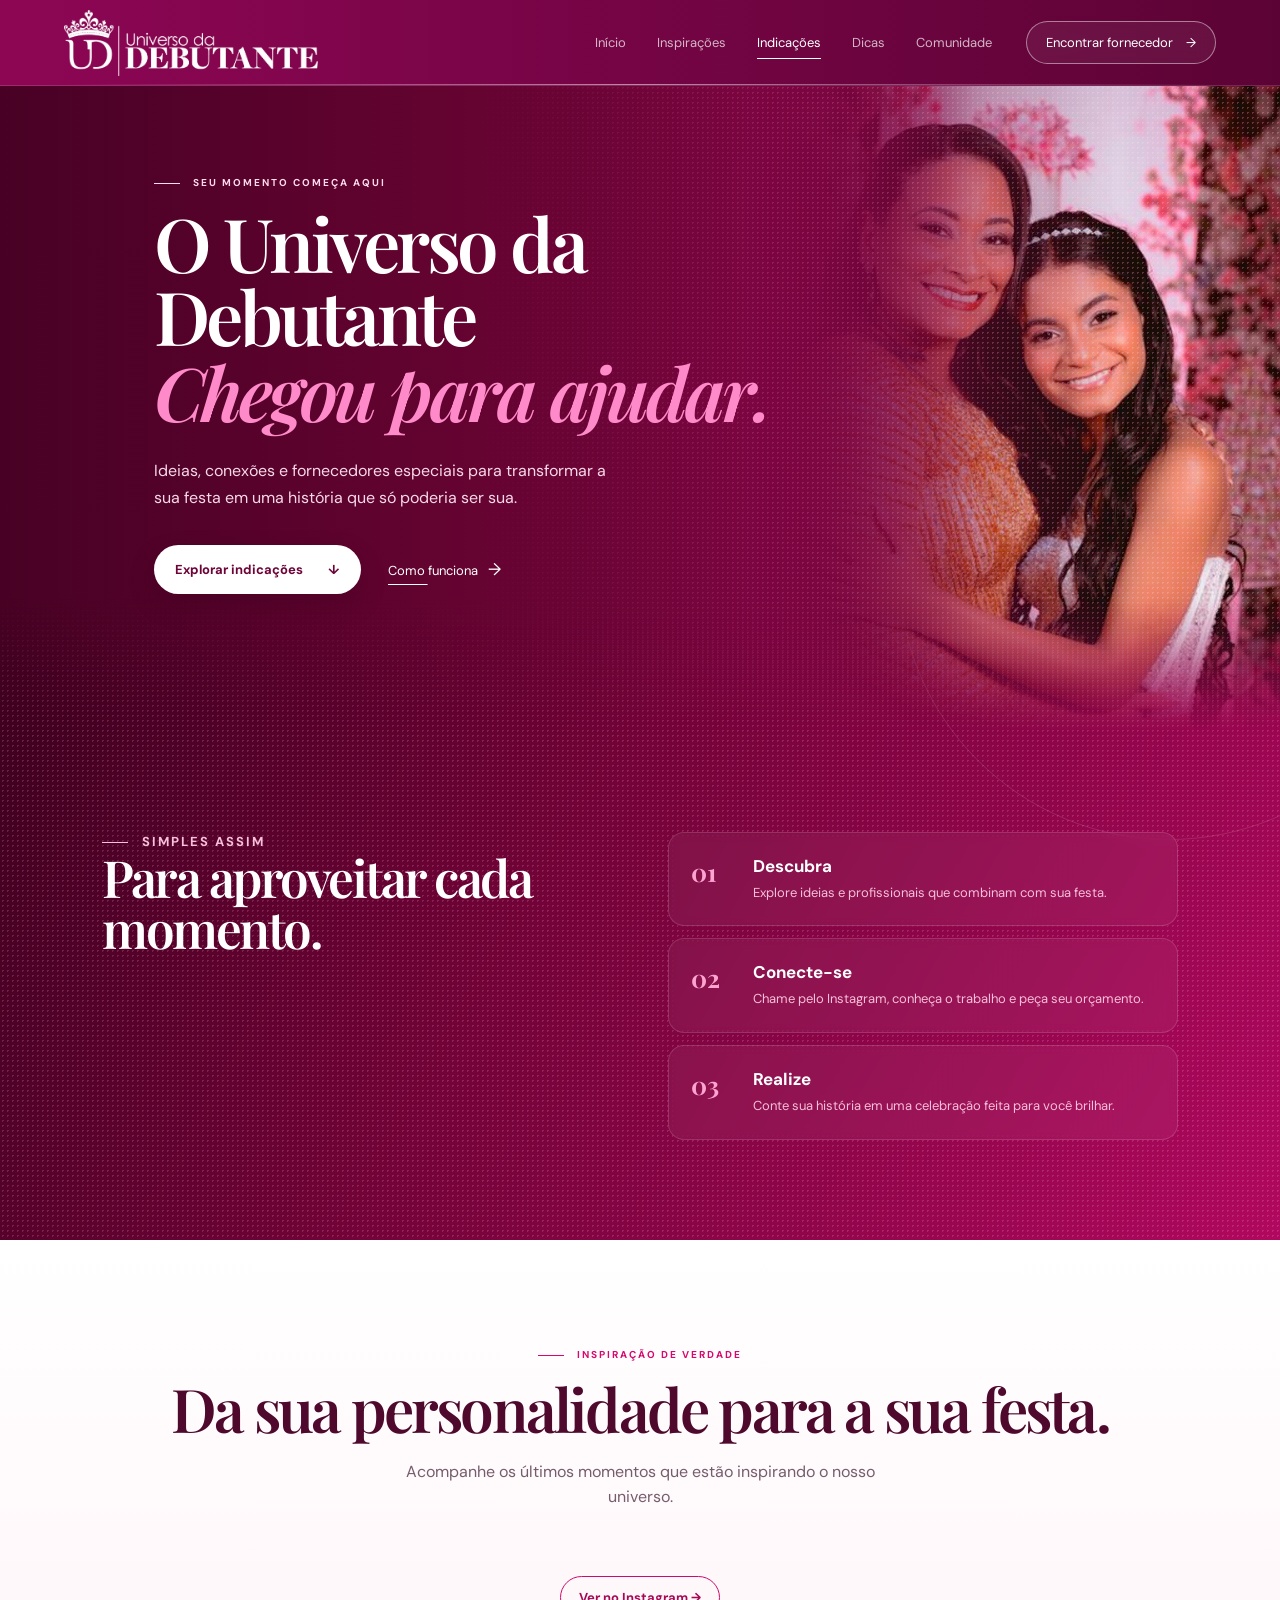
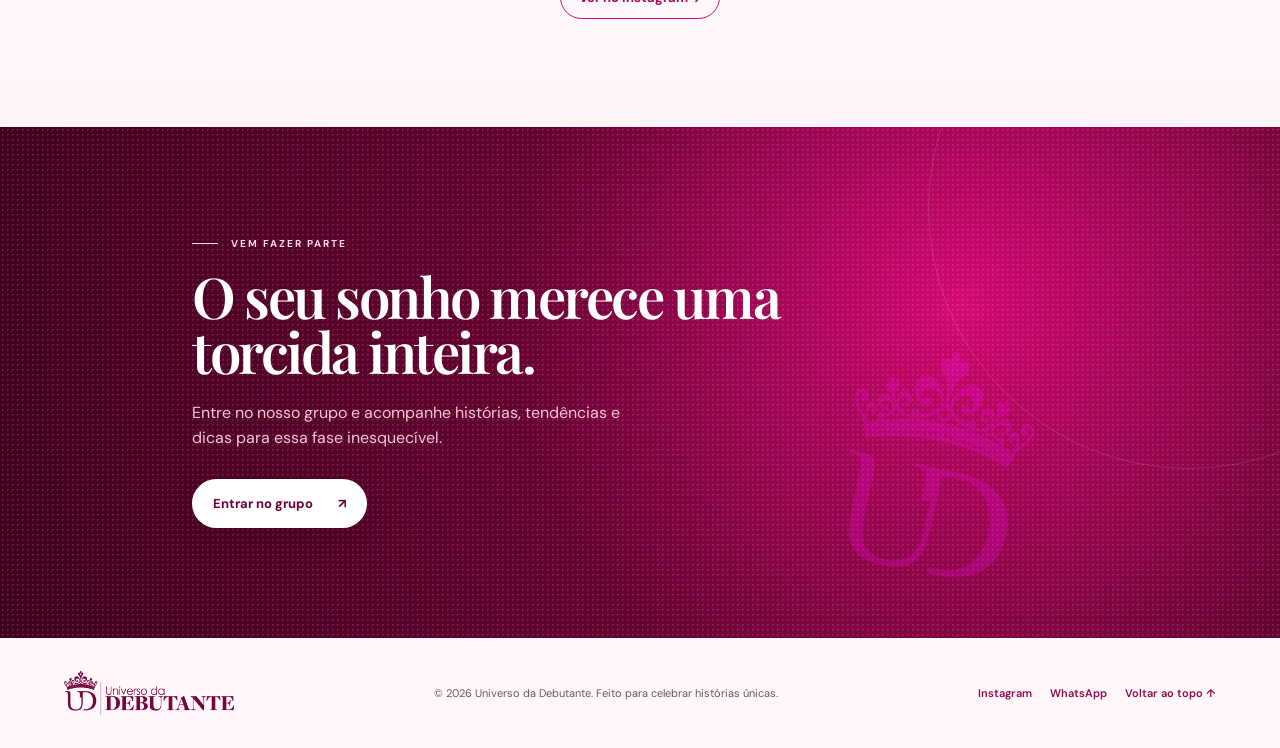
<file: index.html>
<!doctype html>
<html lang="pt-BR">
  <head>
    <meta charset="UTF-8" />
    <meta name="viewport" content="width=device-width, initial-scale=1.0" />
    <meta name="description" content="O lugar para planejar, celebrar e viver seus 15 anos." />
    <link rel="icon" type="image/png" href="assets/brand/ud-symbol.png" />
    <title>Universo da Debutante | Seus 15 do seu jeito</title>
    <link rel="preconnect" href="https://fonts.googleapis.com" />
    <link rel="preconnect" href="https://fonts.gstatic.com" crossorigin />
    <link href="https://fonts.googleapis.com/css2?family=DM+Sans:wght@400;500;600;700&family=Playfair+Display:ital,wght@0,600;0,700;1,600&display=swap" rel="stylesheet" />
    <link rel="stylesheet" href="style.css?v=2" />
    <link rel="stylesheet" href="cards.css" />
    <link rel="stylesheet" href="logos.css" />
    <link rel="stylesheet" href="card-refinement.css" />
    <link rel="stylesheet" href="card-fix.css" />
    <link rel="stylesheet" href="brand-logo.css?v=2" />
    <link rel="stylesheet" href="hero-photo.css" />
    <link rel="stylesheet" href="hero-photo-refinement.css" />
    <link rel="stylesheet" href="hero-photo-blend.css" />
    <link rel="stylesheet" href="supplier-seals.css?v=4" />
    <link rel="stylesheet" href="enhancements.css?v=1" />
    <link rel="stylesheet" href="modern.css?v=1" />
    <link rel="stylesheet" href="access-gate.css?v=2" />
    <link rel="stylesheet" href="mobile-fix.css?v=2" />
    <link rel="stylesheet" href="hero-photo-fade.css?v=2" />
  </head>
  <body>
    <header class="topbar">
      <a class="brand brand-image" href="#inicio" aria-label="Universo da Debutante - início"><img src="assets/brand/logo-header.png" alt="Universo da Debutante" /></a>
      <button class="menu-button" aria-label="Abrir menu" aria-expanded="false">☰</button>
      <nav aria-label="Navegação principal">
        <a href="#inicio">Início</a><a href="#inspiracoes">Inspirações</a><a class="active" href="#indicacoes">Indicações</a><a href="dicas.html">Dicas</a><a href="#comunidade">Comunidade</a>
      </nav>
      <a class="header-cta" href="#indicacoes">Encontrar fornecedor <span>→</span></a>
    </header>

    <main>
      <section id="inicio" class="hero">
        <div class="hero-glow glow-one"></div><div class="hero-glow glow-two"></div>
        <div class="hero-copy">
          <p class="eyebrow" data-text="Selo acima do título"><span></span> seu momento começa aqui</p>
          <h1><span data-text="Título principal">O Universo da Debutante</span> <em data-text="Destaque do título">Chegou para ajudar.</em></h1>
          <p class="hero-text" data-text="Subtítulo">Ideias, conexões e fornecedores especiais para transformar a sua festa em uma história que só poderia ser sua.</p>
          <div class="hero-actions"><a class="button button-light" href="#indicacoes" data-text="Botão principal">Explorar indicações <span>↓</span></a><a class="text-link" href="#como-funciona" data-text="Link secundário">Como funciona <span>→</span></a></div>
        </div>
        <div class="hero-photo" role="img" aria-label="Debutante em sua celebração de 15 anos"></div>
      </section>

      <section id="indicacoes" class="directory section">
        <div class="section-heading"><p class="eyebrow pink" data-text="Selo indicações"><span></span> indicações especiais</p><h2 data-text="Título de indicações">Seu Dream Team começa aqui.</h2></div>
        <p class="section-intro" data-text="Subtítulo de indicações">Uma curadoria feita com o carinho de quem sabe que cada detalhe importa no seu grande dia.</p>
        <div class="directory-tools">
          <label class="search"><span>⌕</span><input id="search" type="search" data-placeholder="Texto de busca" placeholder="Busque por serviço ou fornecedor" /></label>
          <div class="filter-wrap"><button id="filterToggle" class="filter-button" type="button" aria-expanded="false">Filtrar <span>⌄</span></button><div id="filters" class="filters" aria-label="Filtros de categorias"></div></div>
        </div>
        <div class="results-bar"><span id="resultCount">0 fornecedores encontrados</span><button id="clearFilters" type="button">Limpar filtros</button></div>
        <div id="supplierGrid" class="supplier-grid"></div>
        <div id="emptyState" class="empty-state" hidden><span>♡</span><h3>Nenhum fornecedor por aqui</h3><p>Tente outra busca ou retire os filtros.</p></div>
      </section>

      <section id="como-funciona" class="how section-dark">
        <div><p class="eyebrow" data-text="Selo como funciona"><span></span> simples assim</p><h2 data-text="Título como funciona">Para aproveitar cada momento.</h2></div>
        <ol><li><b>01</b><div><h3 data-text="Passo 1 título">Descubra</h3><p data-text="Passo 1 texto">Explore ideias e profissionais que combinam com sua festa.</p></div></li><li><b>02</b><div><h3 data-text="Passo 2 título">Conecte-se</h3><p data-text="Passo 2 texto">Chame pelo Instagram, conheça o trabalho e peça seu orçamento.</p></div></li><li><b>03</b><div><h3 data-text="Passo 3 título">Realize</h3><p data-text="Passo 3 texto">Conte sua história em uma celebração feita para você brilhar.</p></div></li></ol>
      </section>

      <section id="inspiracoes" class="inspiration section"><p class="eyebrow pink" data-text="Selo inspirações"><span></span> inspiração de verdade</p><h2 data-text="Título inspirações">Da sua personalidade para a sua festa.</h2><p class="instagram-note" data-text="Texto inspirações">Acompanhe os últimos momentos que estão inspirando o nosso universo.</p><div id="instagramFeed" class="instagram-feed" aria-live="polite"></div><a class="instagram-follow" data-link="Instagram URL" href="https://instagram.com/universodadebutante" target="_blank" rel="noreferrer" data-text="Botão inspirações">Ver no Instagram →</a></section>

      <section id="comunidade" class="community"><div><p class="eyebrow" data-text="Selo comunidade"><span></span> vem fazer parte</p><h2 data-text="Título comunidade">O seu sonho merece uma torcida inteira.</h2><p data-text="Texto comunidade">Entre no nosso grupo e acompanhe histórias, tendências e dicas para essa fase inesquecível.</p><a class="button button-light" data-link="Link do grupo" href="https://chat.whatsapp.com/KUmp4EJz16D79jWaVx7EZL" target="_blank" rel="noreferrer" data-text="Botão comunidade">Entrar no grupo <span>↗</span></a></div><div class="community-mark"><img src="assets/brand/ud-symbol.png" alt="UD" /></div></section>
    </main>
    <footer><a class="brand brand-image-footer" href="#inicio"><img src="assets/brand/logo-dark.png" alt="Universo da Debutante" /></a><p data-text="Texto rodapé">© 2026 Universo da Debutante. Feito para celebrar histórias únicas.</p><div class="footer-contact"><a data-link="Instagram URL" href="https://instagram.com/universodadebutante" target="_blank" rel="noreferrer">Instagram</a><a data-link="WhatsApp contato" href="#" target="_blank" rel="noreferrer">WhatsApp</a><a href="#inicio" data-text="Voltar ao topo">Voltar ao topo ↑</a></div></footer>
    <script src="instagram-assets.js?v=1"></script>
    <script src="script.js?v=24"></script>
    <script src="visual-assets.js?v=6"></script>
  </body>
</html>
</file>
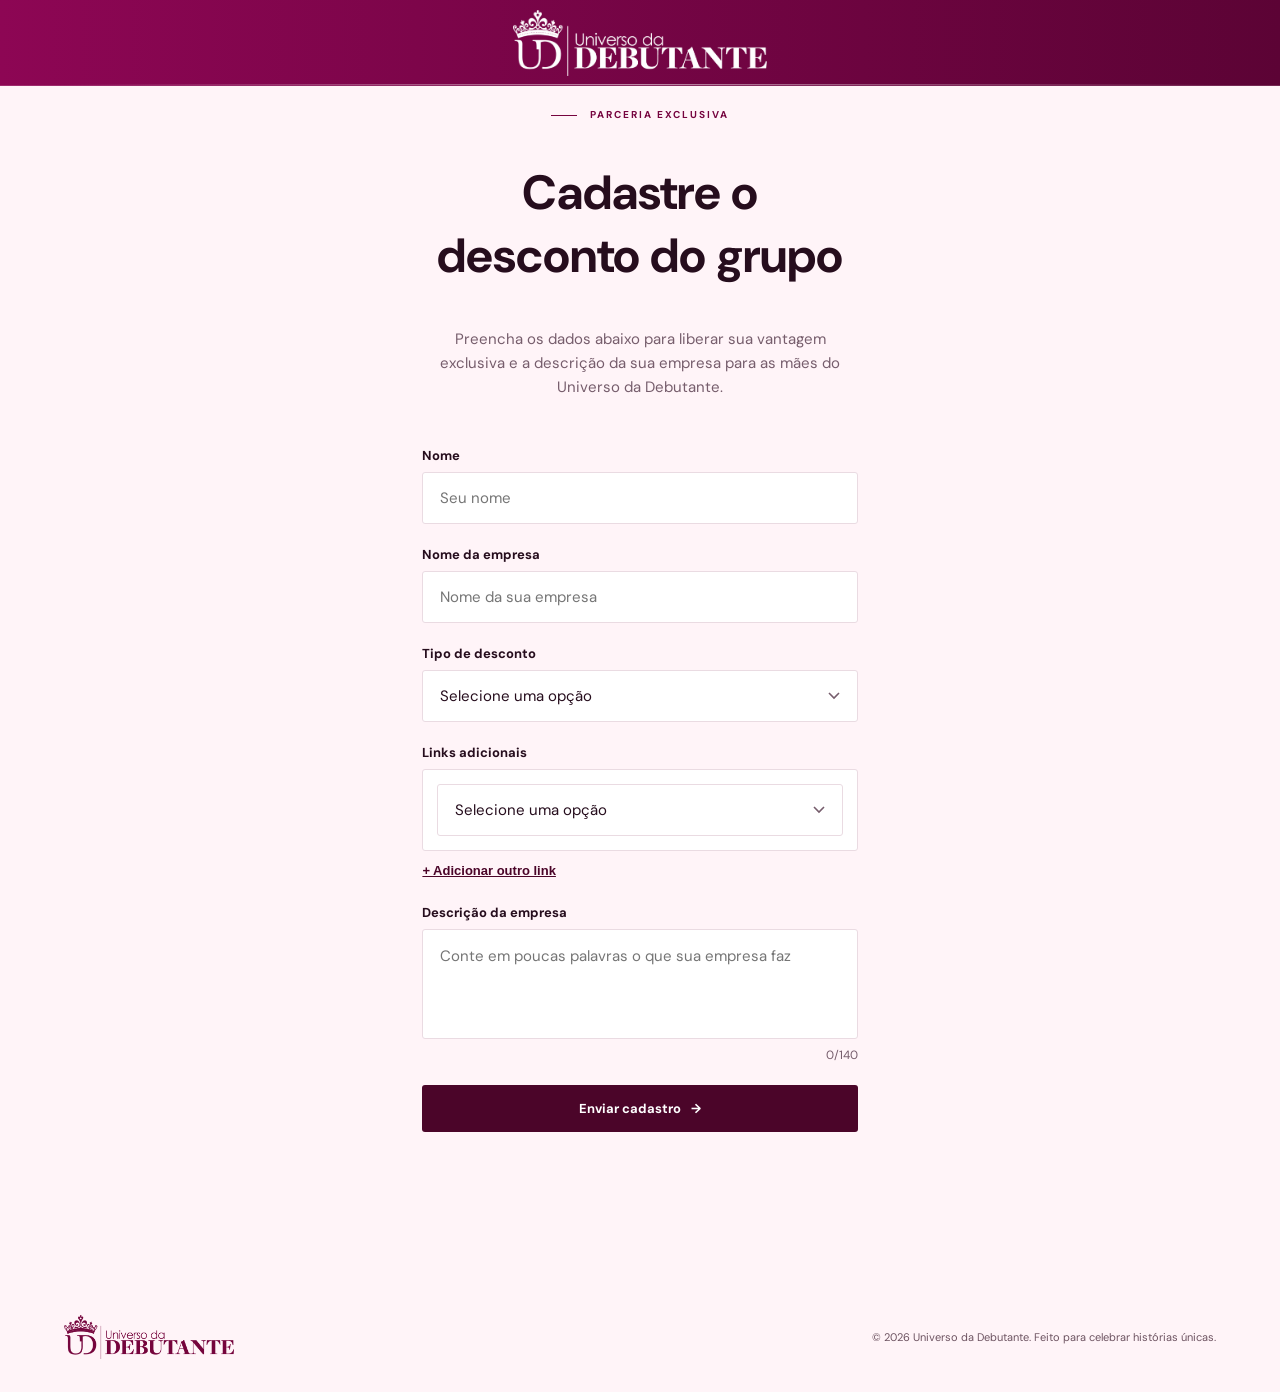
<file: cadastro-fornecedor.html>
<!doctype html>
<html lang="pt-BR">
  <head>
    <meta charset="UTF-8" />
    <meta name="viewport" content="width=device-width, initial-scale=1.0" />
    <meta name="robots" content="noindex, nofollow" />
    <meta name="description" content="Cadastro de desconto exclusivo para fornecedores do Universo da Debutante." />
    <link rel="icon" type="image/png" href="assets/brand/ud-symbol.png" />
    <title>Cadastro de Desconto | Universo da Debutante</title>
    <link rel="preconnect" href="https://fonts.googleapis.com" />
    <link rel="preconnect" href="https://fonts.gstatic.com" crossorigin />
    <link href="https://fonts.googleapis.com/css2?family=DM+Sans:wght@400;500;600;700&family=Playfair+Display:ital,wght@0,600;0,700;1,600&display=swap" rel="stylesheet" />
    <link rel="stylesheet" href="style.css?v=2" />
    <link rel="stylesheet" href="brand-logo.css?v=3" />
    <link rel="stylesheet" href="enhancements.css?v=1" />
    <link rel="stylesheet" href="modern.css?v=1" />
    <link rel="stylesheet" href="mobile-fix.css?v=2" />
    <link rel="stylesheet" href="cadastro-fornecedor.css?v=3" />
  </head>
  <body class="cadastro-page-body">
    <header class="topbar">
      <a class="brand brand-image" href="index.html#inicio" aria-label="Universo da Debutante - início"><img src="assets/brand/logo-header.png" alt="Universo da Debutante" /></a>
    </header>

    <main>
      <section class="cadastro section">
        <div class="section-heading"><p class="eyebrow pink"><span></span> parceria exclusiva</p><h1>Cadastre o desconto do grupo</h1></div>
        <p class="section-intro">Preencha os dados abaixo para liberar sua vantagem exclusiva e a descrição da sua empresa para as mães do Universo da Debutante.</p>

        <form id="cadastroForm" class="cadastro-form" novalidate>
          <div class="field">
            <label for="nome">Nome</label>
            <input id="nome" name="nome" type="text" required autocomplete="name" placeholder="Seu nome" />
          </div>

          <div class="field">
            <label for="empresa">Nome da empresa</label>
            <input id="empresa" name="empresa" type="text" required autocomplete="organization" placeholder="Nome da sua empresa" />
          </div>

          <div class="field">
            <label for="desconto">Tipo de desconto</label>
            <select id="desconto" name="desconto" required>
              <option value="" disabled selected>Selecione uma opção</option>
              <option value="Tabela especial para o grupo">Tabela especial para o grupo</option>
              <option value="5% de desconto para o grupo">5% de desconto para o grupo</option>
              <option value="10% de desconto para o grupo">10% de desconto para o grupo</option>
              <option value="Outro">Outro</option>
            </select>
          </div>

          <div class="field" id="descontoOutroField" hidden>
            <label for="descontoOutro">Descreva o desconto</label>
            <input id="descontoOutro" name="descontoOutro" type="text" placeholder="Ex.: brinde exclusivo para o grupo" />
          </div>

          <div class="field">
            <label>Links adicionais</label>
            <div id="linksContainer" class="links-container">
              <div class="link-row" data-link-row>
                <select class="linkTipo">
                  <option value="" disabled selected>Selecione uma opção</option>
                  <option value="Site">Site</option>
                  <option value="Endereço">Endereço</option>
                  <option value="Google Meu Negócio">Google Meu Negócio</option>
                  <option value="TikTok">TikTok</option>
                  <option value="Facebook">Facebook</option>
                  <option value="Grupo do WhatsApp">Grupo do WhatsApp</option>
                  <option value="Outros">Outros</option>
                </select>
                <input class="linkOutrosDescricao" type="text" placeholder="Ex.: Cardápio digital" hidden />
                <input class="linkUrl" type="text" placeholder="Cole o link aqui" hidden />
                <button type="button" class="removeLinkButton" hidden aria-label="Remover este link">✕</button>
              </div>
            </div>
            <button type="button" id="addLinkButton" class="add-link-button">+ Adicionar outro link</button>
          </div>

          <div class="field">
            <label for="descricao">Descrição da empresa</label>
            <textarea id="descricao" name="descricao" maxlength="140" required placeholder="Conte em poucas palavras o que sua empresa faz"></textarea>
            <span class="char-counter"><span id="charCount">0</span>/140</span>
          </div>

          <button type="submit" class="button button-dark" id="submitButton">
            <span id="submitLabel">Enviar cadastro</span> <span>→</span>
          </button>

          <p class="form-feedback" id="formFeedback" role="status" aria-live="polite"></p>
        </form>
      </section>
    </main>

    <footer><a class="brand brand-image-footer" href="index.html#inicio"><img src="assets/brand/logo-dark.png" alt="Universo da Debutante" /></a><p>© 2026 Universo da Debutante. Feito para celebrar histórias únicas.</p></footer>
    <script src="cadastro-fornecedor.js?v=4"></script>
  </body>
</html>
</file>
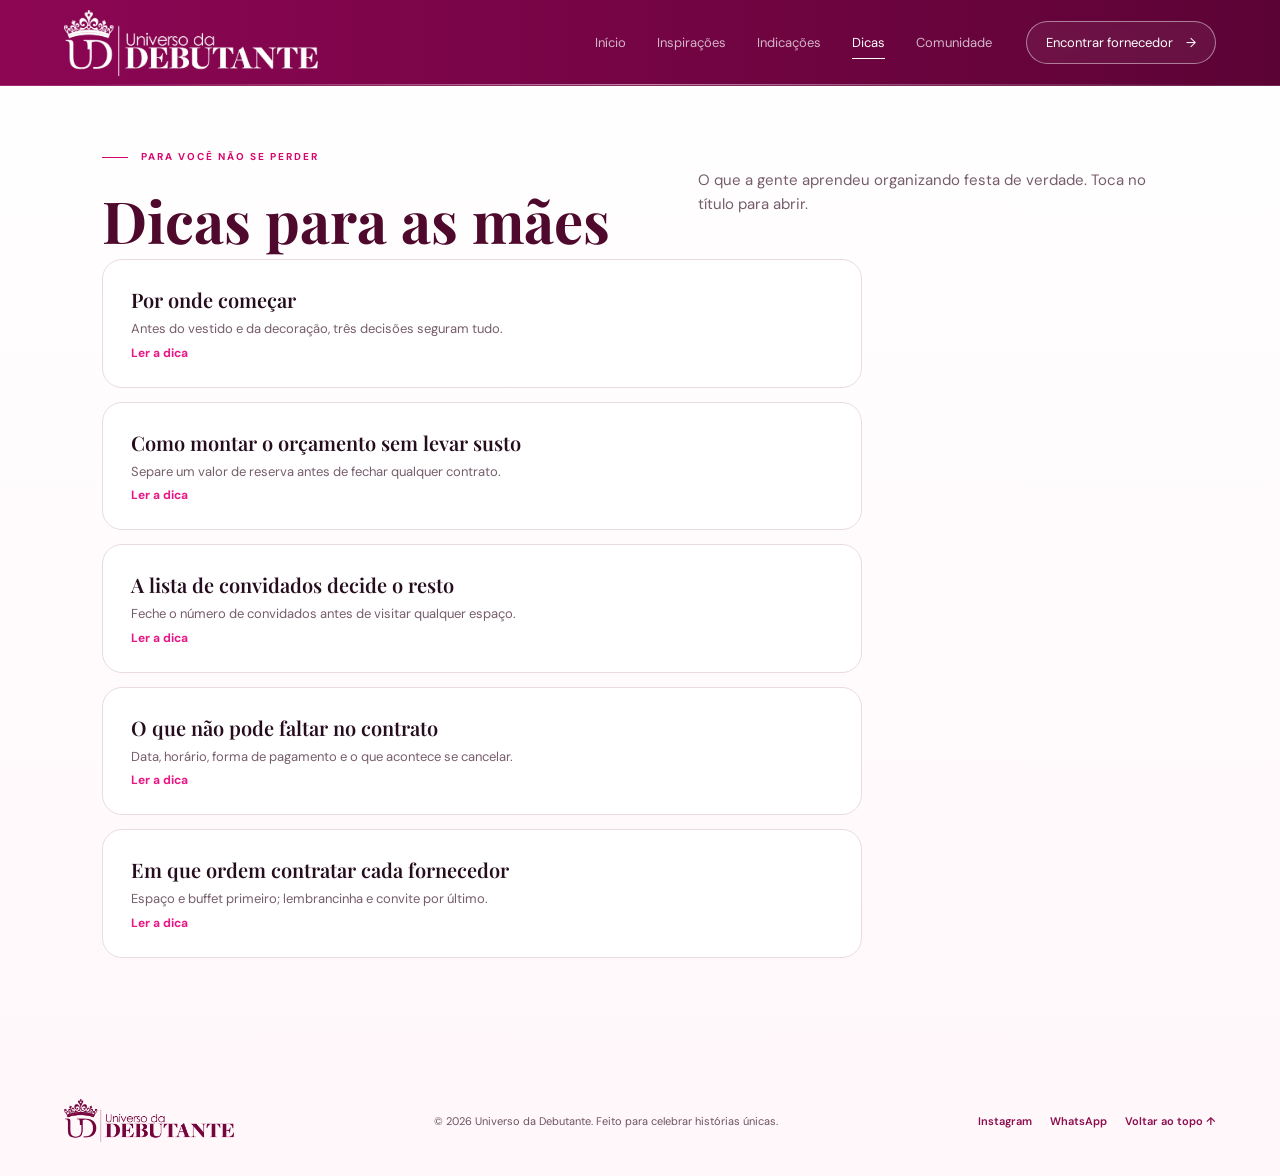
<file: dicas.html>
<!doctype html>
<html lang="pt-BR">
  <head>
    <meta charset="UTF-8" />
    <meta name="viewport" content="width=device-width, initial-scale=1.0" />
    <meta name="description" content="Dicas para as mães organizarem a festa de 15 anos." />
    <link rel="icon" type="image/png" href="assets/brand/ud-symbol.png" />
    <title>Dicas | Universo da Debutante</title>
    <link rel="preconnect" href="https://fonts.googleapis.com" />
    <link rel="preconnect" href="https://fonts.gstatic.com" crossorigin />
    <link href="https://fonts.googleapis.com/css2?family=DM+Sans:wght@400;500;600;700&family=Playfair+Display:ital,wght@0,600;0,700;1,600&display=swap" rel="stylesheet" />
    <link rel="stylesheet" href="style.css?v=2" />
    <link rel="stylesheet" href="brand-logo.css?v=3" />
    <link rel="stylesheet" href="enhancements.css?v=1" />
    <link rel="stylesheet" href="modern.css?v=1" />
    <link rel="stylesheet" href="mobile-fix.css?v=2" />
    <link rel="stylesheet" href="dicas.css?v=1" />
  </head>
  <body class="dicas-page-body">
    <header class="topbar">
      <a class="brand brand-image" href="index.html#inicio" aria-label="Universo da Debutante - início"><img src="assets/brand/logo-header.png" alt="Universo da Debutante" /></a>
      <button class="menu-button" aria-label="Abrir menu" aria-expanded="false">☰</button>
      <nav aria-label="Navegação principal">
        <a href="index.html#inicio">Início</a><a href="index.html#inspiracoes">Inspirações</a><a href="index.html#indicacoes">Indicações</a><a class="active" href="dicas.html">Dicas</a><a href="index.html#comunidade">Comunidade</a>
      </nav>
      <a class="header-cta" href="index.html#indicacoes">Encontrar fornecedor <span>→</span></a>
    </header>

    <main>
      <section class="dicas section">
        <div class="section-heading"><p class="eyebrow pink"><span></span> para você não se perder</p><h1 data-text="Título dicas">Dicas para as mães</h1></div>
        <p class="section-intro" data-text="Subtítulo dicas">O que a gente aprendeu organizando festa de verdade. Toca no título para abrir.</p>
        <div class="dicas-list">
          <details class="dica-card">
            <summary>
              <h3 data-text="Dica 1 título">Por onde começar</h3>
              <p class="dica-resumo" data-text="Dica 1 resumo">Antes do vestido e da decoração, três decisões seguram tudo.</p>
              <span class="dica-toggle"><span class="dica-toggle-open">Ler a dica</span><span class="dica-toggle-close">Fechar</span></span>
            </summary>
            <p class="dica-conteudo" data-text="Dica 1 texto">Oiee! Respira. Antes de olhar vestido, decide três coisas: a data, quantas pessoas cabem no seu orçamento e o espaço. Data e espaço andam juntos, e o número de convidados define o buffet inteiro. Com isso na mão, todo o resto encaixa mais fácil — e você para de decidir tudo ao mesmo tempo.</p>
          </details>

          <details class="dica-card">
            <summary>
              <h3 data-text="Dica 2 título">Como montar o orçamento sem levar susto</h3>
              <p class="dica-resumo" data-text="Dica 2 resumo">Separe um valor de reserva antes de fechar qualquer contrato.</p>
              <span class="dica-toggle"><span class="dica-toggle-open">Ler a dica</span><span class="dica-toggle-close">Fechar</span></span>
            </summary>
            <p class="dica-conteudo" data-text="Dica 2 texto">Antes de fechar o primeiro contrato, escreve numa planilha (pode ser até no papel mesmo) tudo que você imagina precisar: espaço, buffet, decoração, vestido, fotografia, música. Some tudo e separe uns 10% do total como reserva — quase sempre aparece um gasto que ninguém previu, tipo uma taxa extra do espaço ou um ajuste de última hora no vestido. E não feche nada no impulso: durma uma noite antes de assinar, principalmente se a proposta parecer boa demais.</p>
          </details>

          <details class="dica-card">
            <summary>
              <h3 data-text="Dica 3 título">A lista de convidados decide o resto</h3>
              <p class="dica-resumo" data-text="Dica 3 resumo">Feche o número de convidados antes de visitar qualquer espaço.</p>
              <span class="dica-toggle"><span class="dica-toggle-open">Ler a dica</span><span class="dica-toggle-close">Fechar</span></span>
            </summary>
            <p class="dica-conteudo" data-text="Dica 3 texto">Sei que é tentador visitar espaços bonitos antes de saber quantos convidados vão, mas isso sai caro. O número de convidados define o tamanho do salão, quantas mesas o buffet vai montar, quantos docinhos entram na mesa. Sente com a debutante e faz a lista antes de marcar qualquer visita — mesmo que mude 10 ou 15 nomes depois, ter um número redondo evita pagar por espaço vazio ou, pior, faltar lugar.</p>
          </details>

          <details class="dica-card">
            <summary>
              <h3 data-text="Dica 4 título">O que não pode faltar no contrato</h3>
              <p class="dica-resumo" data-text="Dica 4 resumo">Data, horário, forma de pagamento e o que acontece se cancelar.</p>
              <span class="dica-toggle"><span class="dica-toggle-open">Ler a dica</span><span class="dica-toggle-close">Fechar</span></span>
            </summary>
            <p class="dica-conteudo" data-text="Dica 4 texto">Todo fornecedor sério trabalha com contrato — desconfia de quem só combina tudo por WhatsApp. Confere se está escrito: a data e o horário certos, o que exatamente está incluso (às vezes "decoração completa" quer dizer coisas bem diferentes de um fornecedor para outro), a forma e o prazo de pagamento, e o que acontece se precisar cancelar ou remarcar. Guarda uma cópia assinada e o comprovante de cada pagamento — isso evita boa parte das brigas de última hora.</p>
          </details>

          <details class="dica-card">
            <summary>
              <h3 data-text="Dica 5 título">Em que ordem contratar cada fornecedor</h3>
              <p class="dica-resumo" data-text="Dica 5 resumo">Espaço e buffet primeiro; lembrancinha e convite por último.</p>
              <span class="dica-toggle"><span class="dica-toggle-open">Ler a dica</span><span class="dica-toggle-close">Fechar</span></span>
            </summary>
            <p class="dica-conteudo" data-text="Dica 5 texto">Tem uma ordem que funciona bem: primeiro o espaço e o buffet, porque prendem a data. Depois decoração, fotografia e música — esses costumam ter agenda concorrida nos meses de alta temporada. Vestido vem no meio, com tempo para prova e ajuste. Convite, lembrancinha e os últimos detalhes ficam para o final, porque dependem de coisas que só se fecham depois — tipo o tema da festa. Seguindo essa ordem, você evita pagar caro numa contratação de emergência.</p>
          </details>
        </div>
      </section>
    </main>

    <footer><a class="brand brand-image-footer" href="index.html#inicio"><img src="assets/brand/logo-dark.png" alt="Universo da Debutante" /></a><p>© 2026 Universo da Debutante. Feito para celebrar histórias únicas.</p><div class="footer-contact"><a href="https://instagram.com/universodadebutante" target="_blank" rel="noreferrer">Instagram</a><a href="#" target="_blank" rel="noreferrer">WhatsApp</a><a href="index.html#inicio">Voltar ao topo ↑</a></div></footer>
    <script src="script.js?v=24"></script>
  </body>
</html>
</file>
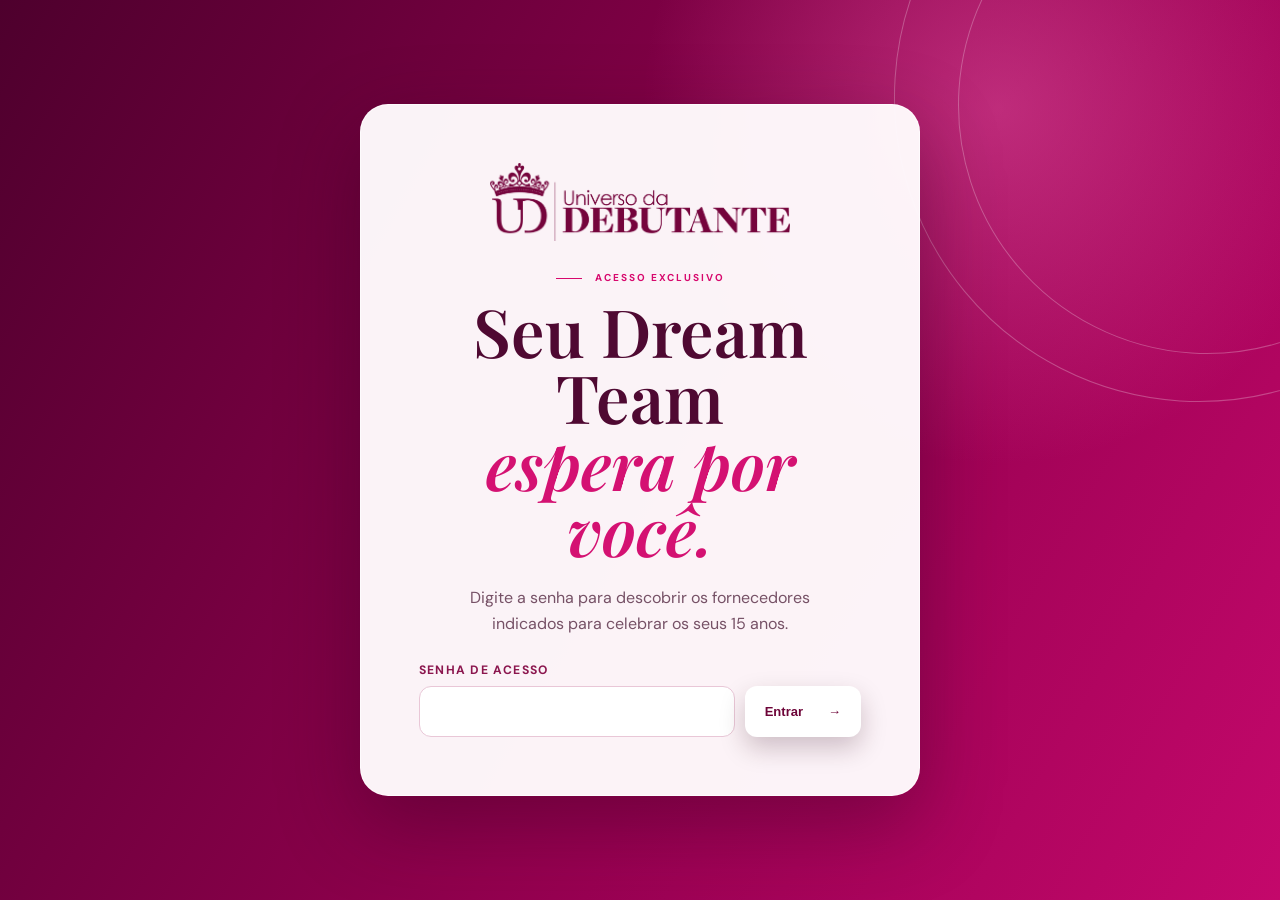
<file: fornecedores.html>
<!doctype html>
<html lang="pt-BR">
  <head>
    <meta charset="UTF-8" />
    <meta name="viewport" content="width=device-width, initial-scale=1.0" />
    <meta name="description" content="Fornecedores indicados pelo Universo da Debutante." />
    <link rel="icon" type="image/png" href="assets/brand/ud-symbol.png" />
    <title>Fornecedores | Universo da Debutante</title>
    <link rel="preconnect" href="https://fonts.googleapis.com" />
    <link rel="preconnect" href="https://fonts.gstatic.com" crossorigin />
    <link href="https://fonts.googleapis.com/css2?family=DM+Sans:wght@400;500;600;700&family=Playfair+Display:ital,wght@0,600;0,700;1,600&display=swap" rel="stylesheet" />
    <link rel="stylesheet" href="style.css?v=2" /><link rel="stylesheet" href="cards.css" /><link rel="stylesheet" href="logos.css" /><link rel="stylesheet" href="card-refinement.css" /><link rel="stylesheet" href="card-fix.css" /><link rel="stylesheet" href="brand-logo.css?v=3" /><link rel="stylesheet" href="supplier-seals.css?v=4" /><link rel="stylesheet" href="enhancements.css?v=1" /><link rel="stylesheet" href="modern.css?v=1" /><link rel="stylesheet" href="access-gate.css?v=2" /><link rel="stylesheet" href="mobile-fix.css?v=2" /><link rel="stylesheet" href="instagram-button.css?v=4" /><link rel="stylesheet" href="card-v2.css?v=3" />
  </head>
  <body class="suppliers-page">
    <section id="accessGate" class="access-gate" aria-labelledby="accessTitle">
      <div class="access-card">
        <a class="access-brand-link" href="index.html#inicio" aria-label="Universo da Debutante - início"><img class="access-brand" src="assets/brand/logo-dark.png" alt="Universo da Debutante" /></a>
        <p class="eyebrow pink"><span></span> acesso exclusivo</p>
        <h1 id="accessTitle">Seu Dream Team <em>espera por você.</em></h1>
        <p class="access-copy">Digite a senha para descobrir os fornecedores indicados para celebrar os seus 15 anos.</p>
        <form id="accessForm" class="access-form"><label for="accessPassword">Senha de acesso</label><div class="access-input-row"><input id="accessPassword" type="password" autocomplete="current-password" required /><button class="button button-light" type="submit">Entrar <span>→</span></button></div></form>
        <p id="accessError" class="access-error" hidden>Essa senha não confere. Tente novamente.</p>
      </div>
    </section>
    <div id="supplierContent" hidden>
      <header class="topbar suppliers-topbar">
        <a class="brand brand-image" href="index.html#inicio" aria-label="Universo da Debutante - início"><img src="assets/brand/logo-header.png" alt="Universo da Debutante" /></a>
        <button class="menu-button" aria-label="Abrir menu" aria-expanded="false">☰</button>
        <nav aria-label="Navegação principal"><a href="index.html#inicio">Início</a><a href="index.html#como-funciona">Como funciona</a><a href="index.html#inspiracoes">Inspirações</a></nav>
        <a class="header-cta" href="dicas.html">Dicas <span>→</span></a>
      </header>
      <main><section id="indicacoes" class="directory section suppliers-directory">
        <div class="section-heading"><p class="eyebrow pink"><span></span> indicações especiais</p><h1 data-text="Título de indicações">Seu Dream Team começa aqui.</h1></div>
        <p class="section-intro" data-text="Subtítulo de indicações">Uma curadoria feita com o carinho de quem sabe que cada detalhe importa no seu grande dia.</p>
        <div class="directory-tools"><label class="search"><span>⌕</span><input id="search" type="search" data-placeholder="Texto de busca" placeholder="Busque por serviço ou fornecedor" /></label><div class="filter-wrap"><button id="filterToggle" class="filter-button" type="button" aria-expanded="false">Filtrar <span>⌄</span></button><div id="filters" class="filters" aria-label="Filtros de categorias"></div></div></div>
        <div class="results-bar"><span id="resultCount">0 fornecedores encontrados</span><button id="clearFilters" type="button">Limpar filtros</button></div><div id="supplierGrid" class="supplier-grid"></div><div id="emptyState" class="empty-state" hidden><span>♡</span><h3>Nenhum fornecedor por aqui</h3><p>Tente outra busca ou retire os filtros.</p></div>
      </section></main>
      <footer><a class="brand brand-image-footer" href="index.html#inicio"><img src="assets/brand/logo-dark.png" alt="Universo da Debutante" /></a><p data-text="Texto rodapé">© 2026 Universo da Debutante. Feito para celebrar histórias únicas.</p><div class="footer-contact"><a data-link="Instagram URL" href="https://instagram.com/universodadebutante" target="_blank" rel="noreferrer">Instagram</a><a data-link="WhatsApp contato" href="#" target="_blank" rel="noreferrer">WhatsApp</a><a href="index.html#inicio">Voltar ao topo ↑</a></div></footer>
    </div>
    <script src="access-gate.js?v=2"></script><script src="script.js?v=24"></script><script src="visual-assets.js?v=6"></script><script src="supplier-photo-assets-v2.js?v=2"></script><script src="directory-final.js?v=3"></script><script src="featured-supplier-photos.js?v=2"></script><script src="supplier-photos-batch-2.js?v=1"></script>
      <script src="repair-suppliers.js?v=3"></script><script src="supplier-photos-batch-3.js?v=14"></script><script src="contact-button-labels.js?v=2"></script><script src="instagram-button.js?v=4"></script><script src="bianka-photo.js?v=1"></script>
  </body>
</html>
</file>
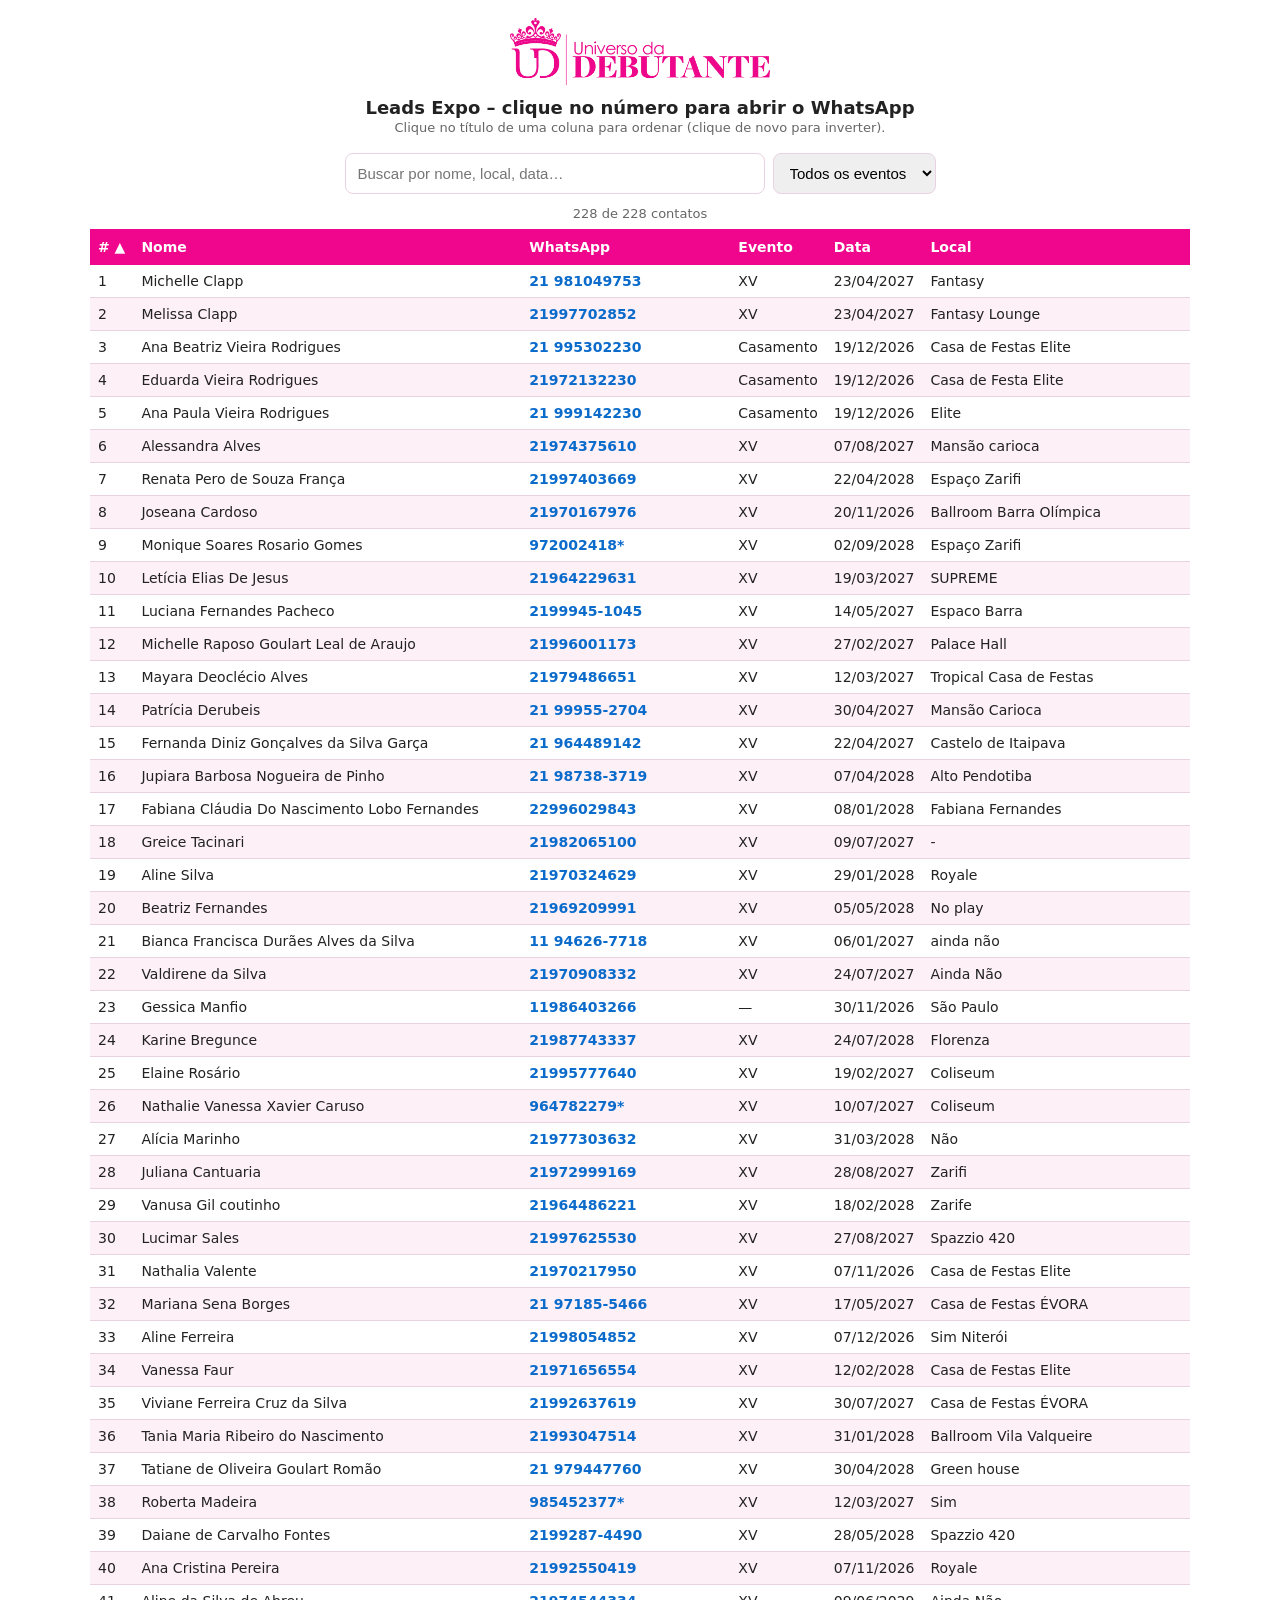
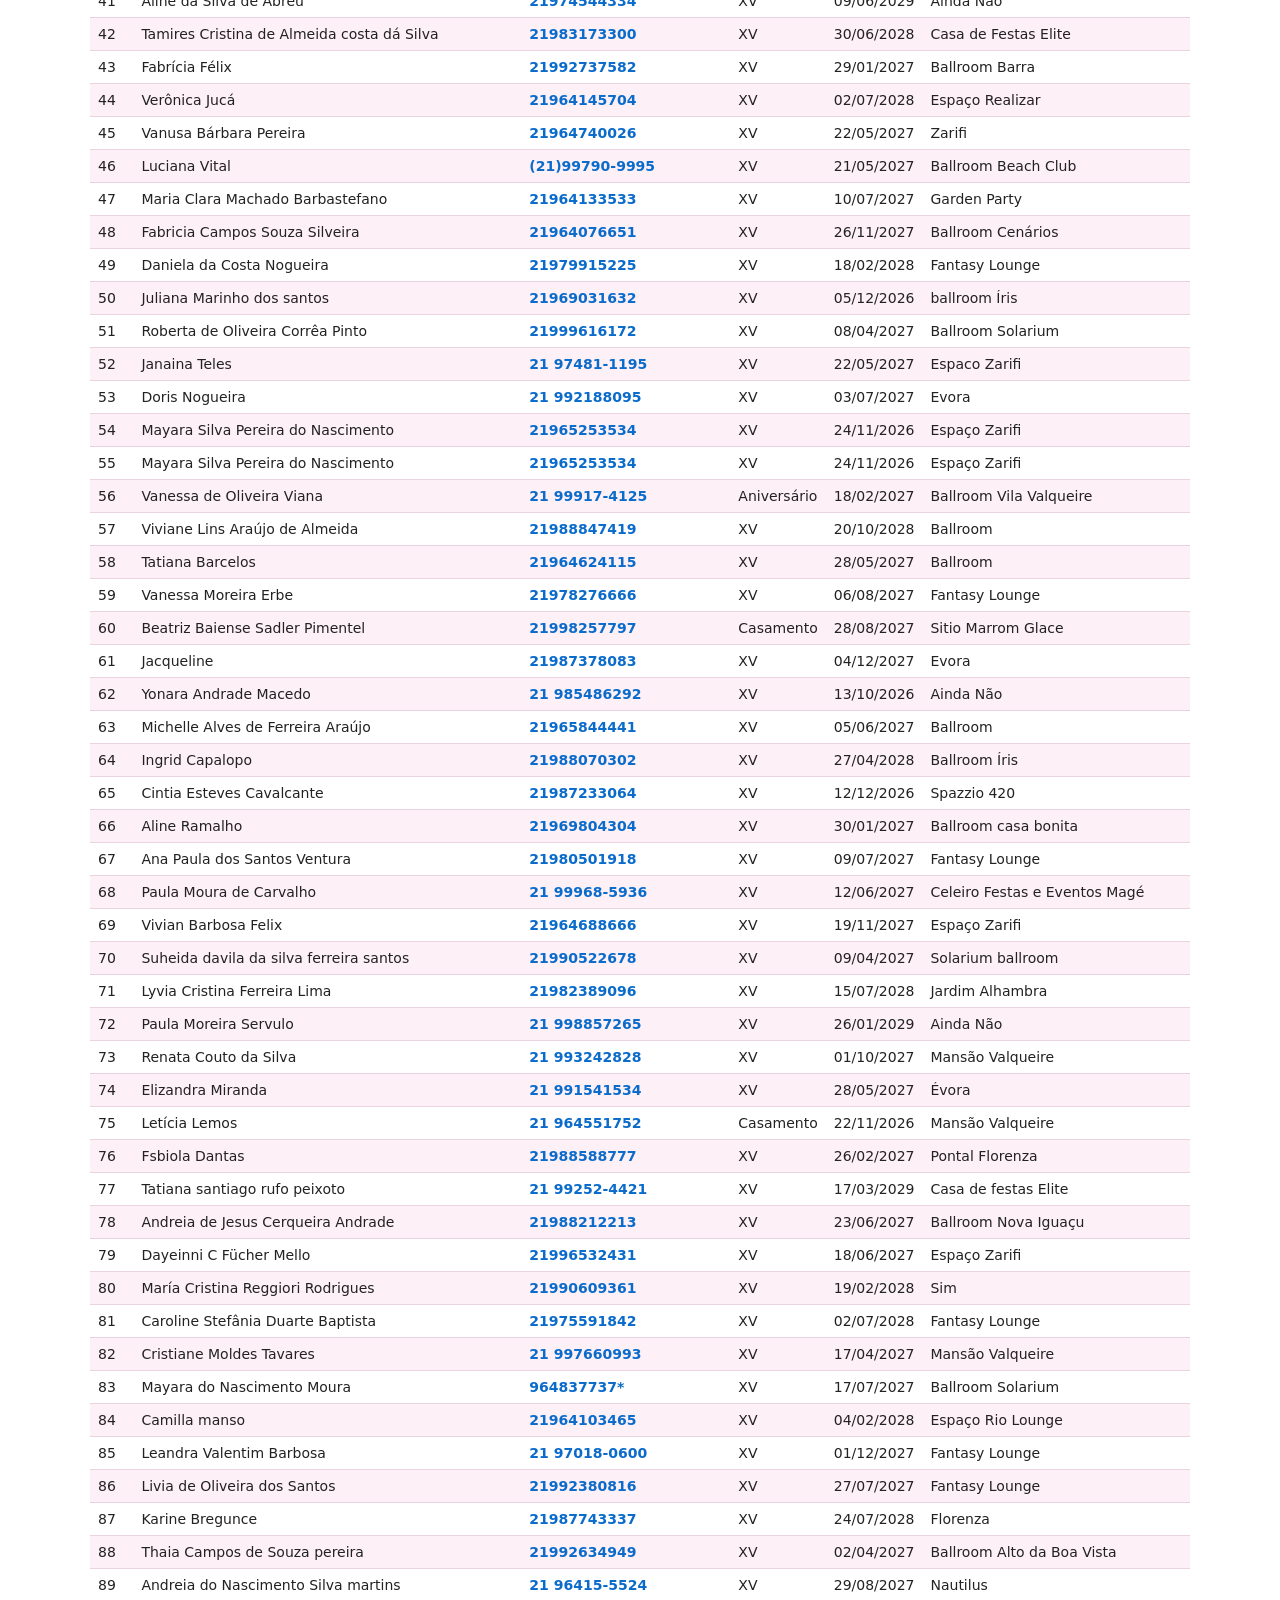
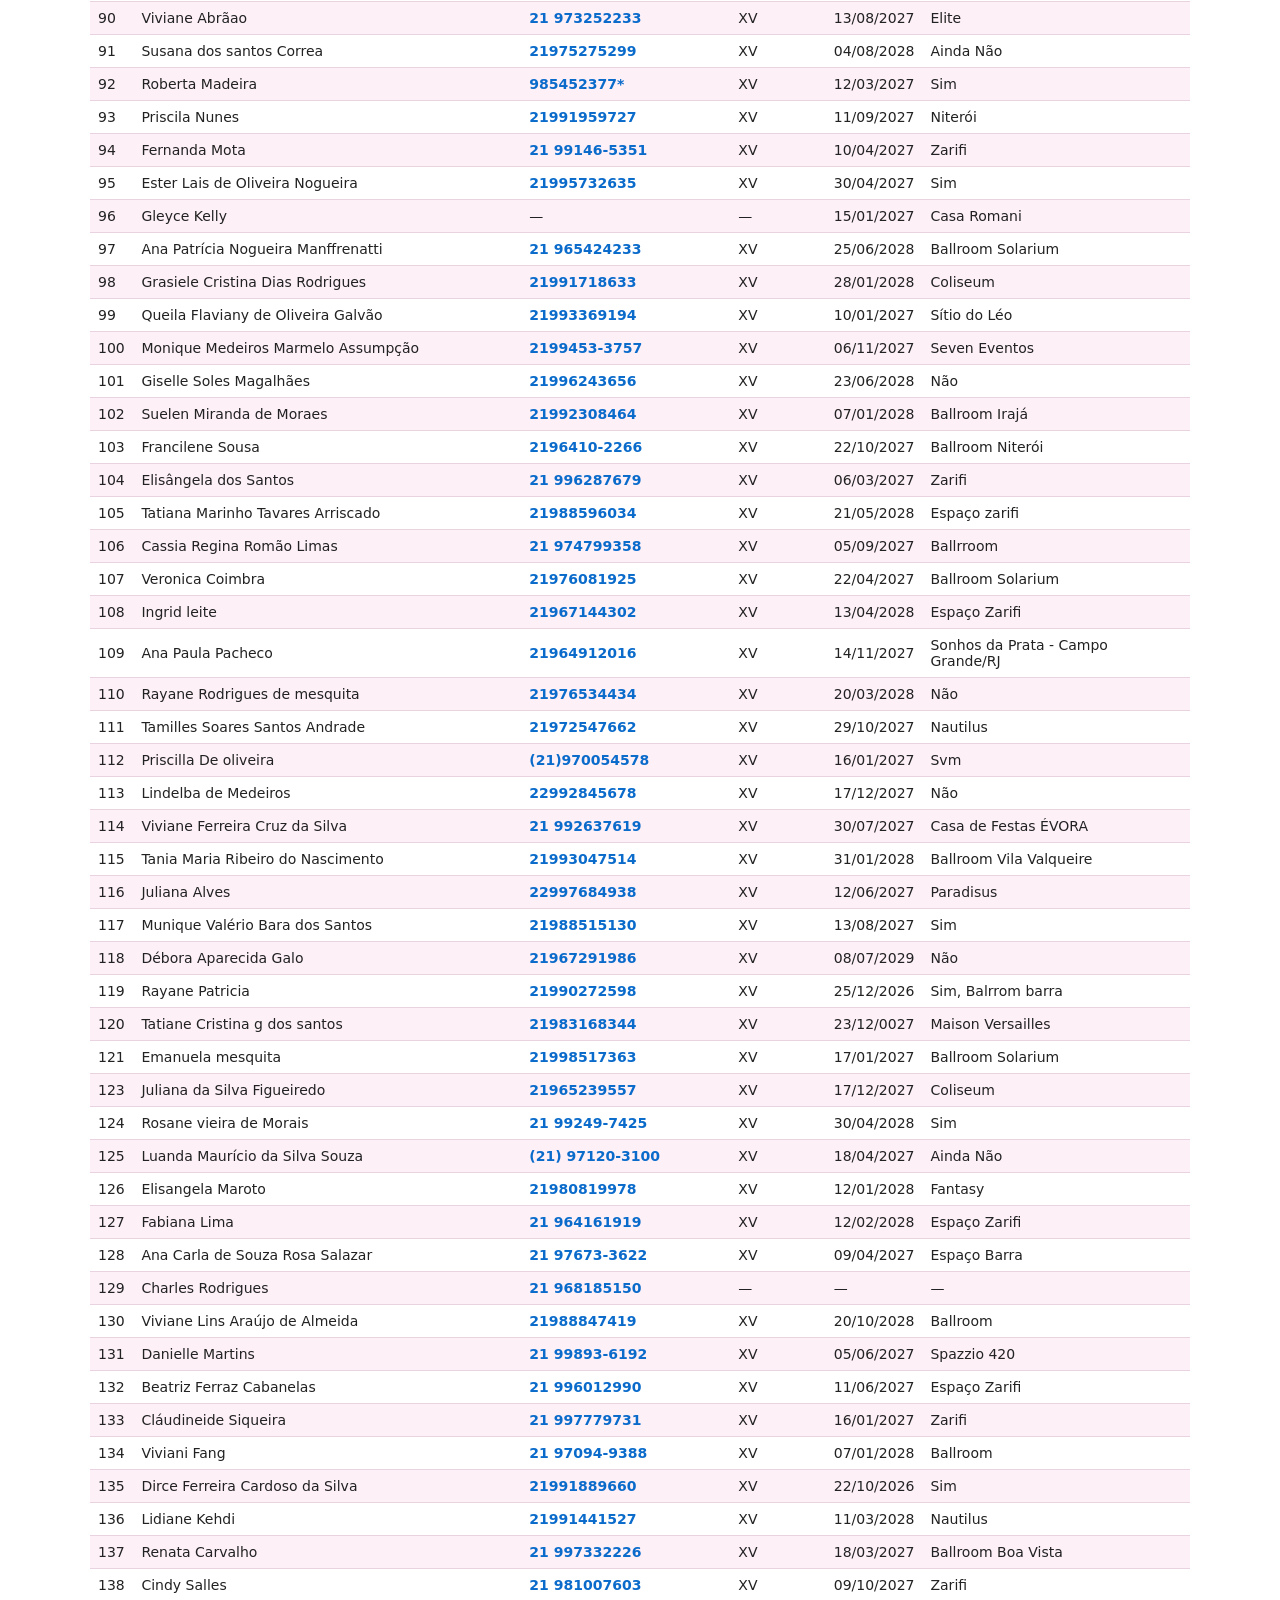
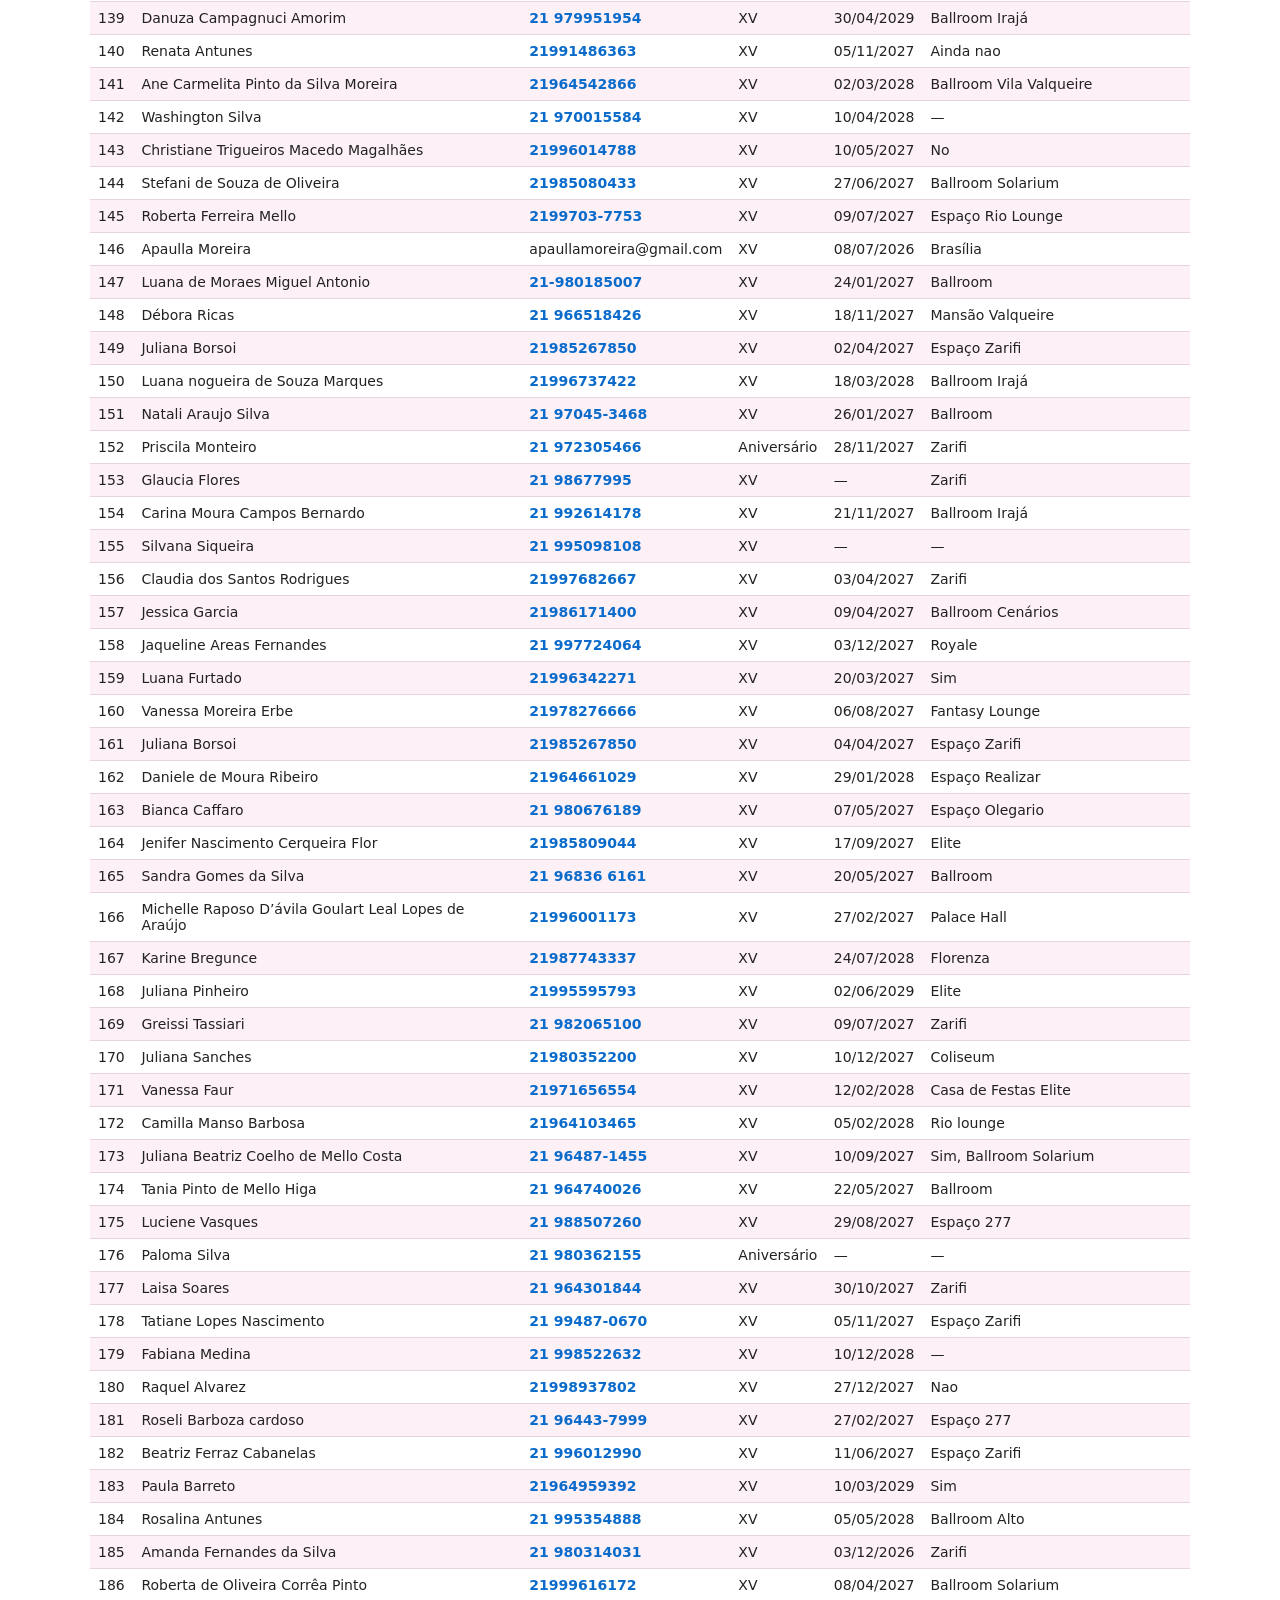
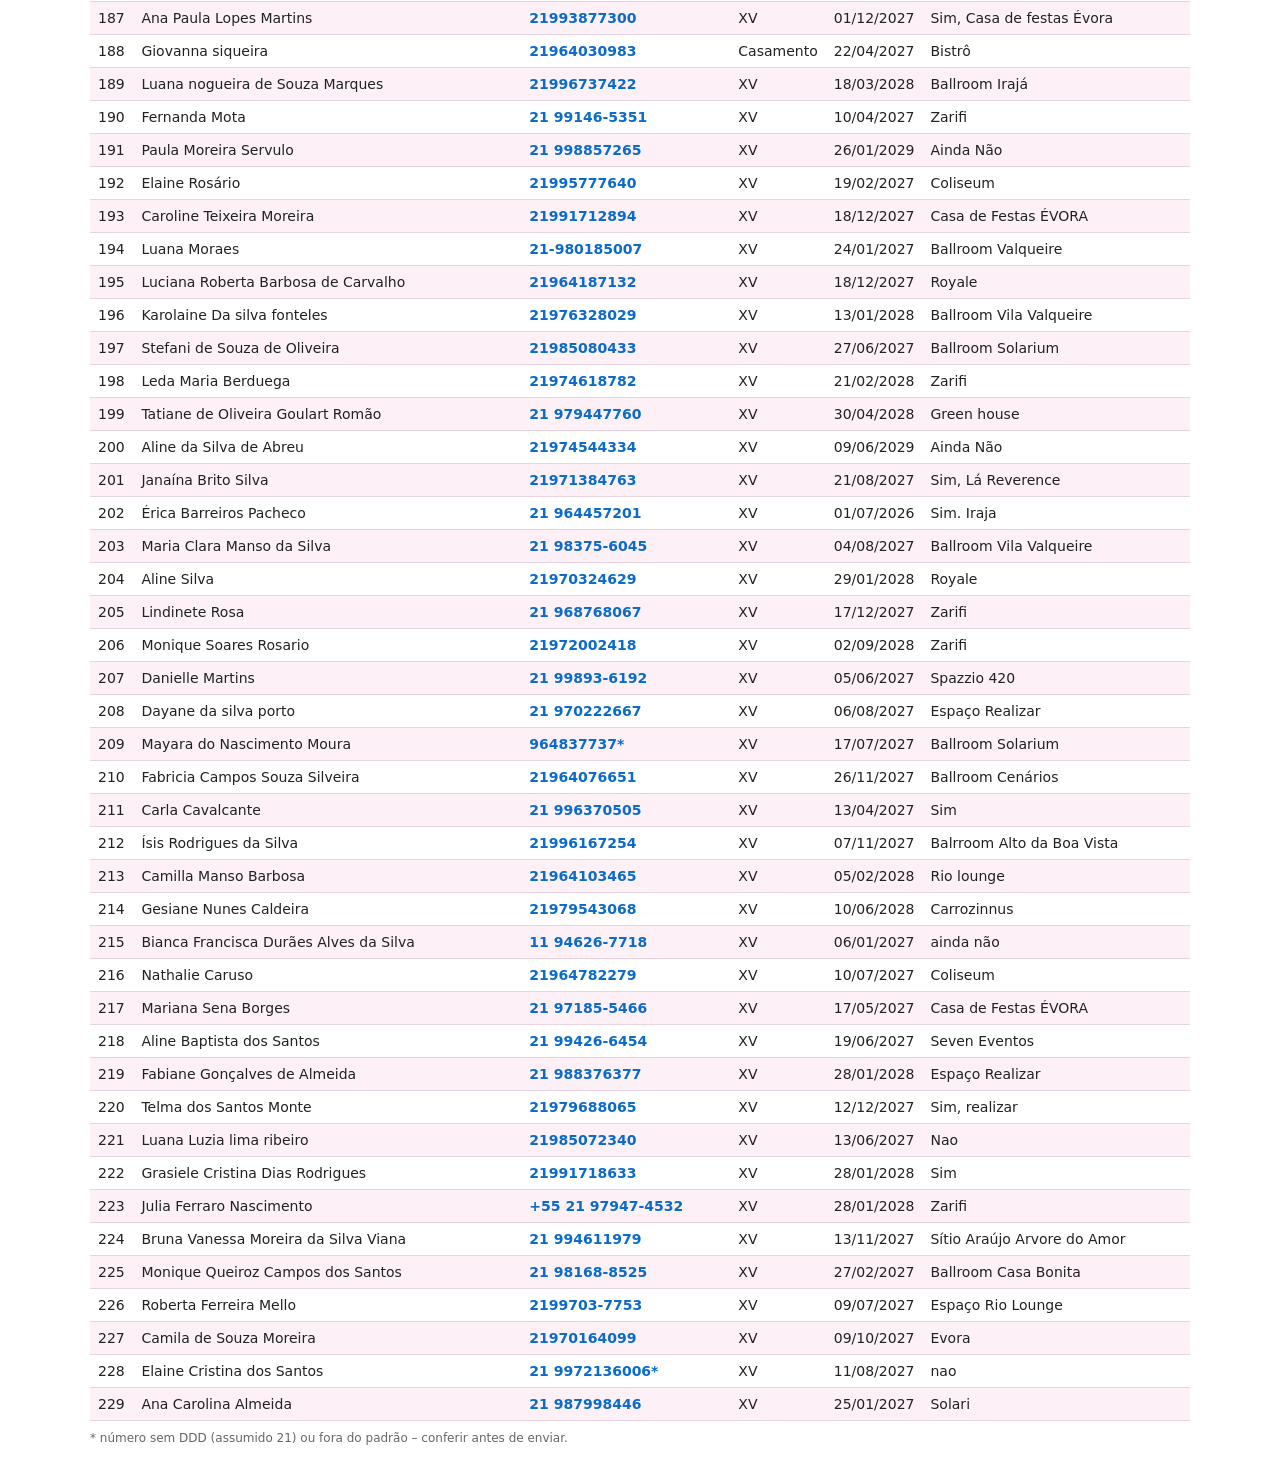
<file: leadsexpoud2.html>
<!doctype html>
<html lang="pt-BR">
<head>
<meta charset="utf-8">
<meta name="viewport" content="width=device-width, initial-scale=1">
<meta name="robots" content="noindex, nofollow, noarchive">
<title>Leads Expo UD</title>
<style>
:root{--rosa:#F0068C;--bg:#fff;--txt:#222;--lin:#ead3e1;--alt:#fdf0f7}
*{box-sizing:border-box}
body{margin:0;font-family:system-ui,Segoe UI,Arial,sans-serif;color:var(--txt);background:var(--bg)}
header{text-align:center;padding:18px 16px 6px}
header img{width:min(260px,70vw);height:auto}
h1{font-size:18px;margin:8px 0 2px}
.sub{font-size:13px;color:#666;margin:0 0 12px}
.bar{display:flex;gap:8px;flex-wrap:wrap;justify-content:center;padding:0 16px 12px}
.bar input,.bar select{padding:10px 12px;border:1px solid var(--lin);border-radius:8px;font-size:15px}
.bar input{flex:1 1 240px;max-width:420px}
.wrap{padding:0 12px 24px;overflow-x:auto}
table{border-collapse:collapse;width:100%;max-width:1100px;margin:0 auto;font-size:14px}
th{background:var(--rosa);color:#fff;text-align:left;padding:10px 8px;cursor:pointer;user-select:none;white-space:nowrap;position:sticky;top:0}
th.sorted::after{content:" ▲"}
th.sorted.desc::after{content:" ▼"}
td{padding:8px;border-bottom:1px solid var(--lin);vertical-align:middle}
tbody tr:nth-child(even){background:var(--alt)}
a.wa{color:#0b6bcb;font-weight:600;text-decoration:none;white-space:nowrap}
a.wa:hover{text-decoration:underline}
.count{text-align:center;font-size:13px;color:#666;padding-bottom:8px}
.nota{max-width:1100px;margin:10px auto 0;font-size:12px;color:#666}
</style>
</head>
<body>
<header>
<img src="assets/brand/logo-leads-expo.png" alt="Universo da Debutante">
<h1>Leads Expo – clique no número para abrir o WhatsApp</h1>
<p class="sub">Clique no título de uma coluna para ordenar (clique de novo para inverter).</p>
</header>
<div class="bar">
<input id="q" type="search" placeholder="Buscar por nome, local, data…">
<select id="ev"><option value="">Todos os eventos</option></select>
</div>
<div class="count" id="cnt"></div>
<div class="wrap">
<table>
<thead><tr>
<th data-k="0" data-t="n">#</th><th data-k="1">Nome</th><th data-k="2">WhatsApp</th><th data-k="5">Evento</th><th data-k="6" data-t="d">Data</th><th data-k="7">Local</th>
</tr></thead>
<tbody id="tb"></tbody>
</table>
<p class="nota">* número sem DDD (assumido 21) ou fora do padrão – conferir antes de enviar.</p>
</div>
<script>
const DATA=[[1, "Michelle Clapp", "21 981049753", "https://wa.me/5521981049753", false, "XV", "23/04/2027", "Fantasy"], [2, "Melissa Clapp", "21997702852", "https://wa.me/5521997702852", false, "XV", "23/04/2027", "Fantasy Lounge"], [3, "Ana Beatriz Vieira Rodrigues", "21 995302230", "https://wa.me/5521995302230", false, "Casamento", "19/12/2026", "Casa de Festas Elite"], [4, "Eduarda Vieira Rodrigues", "21972132230", "https://wa.me/5521972132230", false, "Casamento", "19/12/2026", "Casa de Festa Elite"], [5, "Ana Paula Vieira Rodrigues", "21 999142230", "https://wa.me/5521999142230", false, "Casamento", "19/12/2026", "Elite"], [6, "Alessandra Alves", "21974375610", "https://wa.me/5521974375610", false, "XV", "07/08/2027", "Mansão carioca"], [7, "Renata Pero de Souza França", "21997403669", "https://wa.me/5521997403669", false, "XV", "22/04/2028", "Espaço Zarifi"], [8, "Joseana Cardoso", "21970167976", "https://wa.me/5521970167976", false, "XV", "20/11/2026", "Ballroom Barra Olímpica"], [9, "Monique Soares Rosario Gomes", "972002418", "https://wa.me/5521972002418", true, "XV", "02/09/2028", "Espaço Zarifi"], [10, "Letícia Elias De Jesus", "21964229631", "https://wa.me/5521964229631", false, "XV", "19/03/2027", "SUPREME"], [11, "Luciana Fernandes Pacheco", "2199945-1045", "https://wa.me/5521999451045", false, "XV", "14/05/2027", "Espaco Barra"], [12, "Michelle Raposo Goulart Leal de Araujo", "21996001173", "https://wa.me/5521996001173", false, "XV", "27/02/2027", "Palace Hall"], [13, "Mayara Deoclécio Alves", "21979486651", "https://wa.me/5521979486651", false, "XV", "12/03/2027", "Tropical Casa de Festas"], [14, "Patrícia Derubeis", "21 99955-2704", "https://wa.me/5521999552704", false, "XV", "30/04/2027", "Mansão Carioca"], [15, "Fernanda Diniz Gonçalves da Silva Garça", "21 964489142", "https://wa.me/5521964489142", false, "XV", "22/04/2027", "Castelo de Itaipava"], [16, "Jupiara Barbosa Nogueira de Pinho", "21 98738-3719", "https://wa.me/5521987383719", false, "XV", "07/04/2028", "Alto Pendotiba"], [17, "Fabiana Cláudia Do Nascimento Lobo Fernandes", "22996029843", "https://wa.me/5522996029843", false, "XV", "08/01/2028", "Fabiana Fernandes"], [18, "Greice Tacinari", "21982065100", "https://wa.me/5521982065100", false, "XV", "09/07/2027", "-"], [19, "Aline Silva", "21970324629", "https://wa.me/5521970324629", false, "XV", "29/01/2028", "Royale"], [20, "Beatriz Fernandes", "21969209991", "https://wa.me/5521969209991", false, "XV", "05/05/2028", "No play"], [21, "Bianca Francisca Durães Alves da Silva", "11 94626-7718", "https://wa.me/5511946267718", false, "XV", "06/01/2027", "ainda não"], [22, "Valdirene da Silva", "21970908332", "https://wa.me/5521970908332", false, "XV", "24/07/2027", "Ainda Não"], [23, "Gessica Manfio", "11986403266", "https://wa.me/5511986403266", false, "", "30/11/2026", "São Paulo"], [24, "Karine Bregunce", "21987743337", "https://wa.me/5521987743337", false, "XV", "24/07/2028", "Florenza"], [25, "Elaine Rosário", "21995777640", "https://wa.me/5521995777640", false, "XV", "19/02/2027", "Coliseum"], [26, "Nathalie Vanessa Xavier Caruso", "964782279", "https://wa.me/5521964782279", true, "XV", "10/07/2027", "Coliseum"], [27, "Alícia Marinho", "21977303632", "https://wa.me/5521977303632", false, "XV", "31/03/2028", "Não"], [28, "Juliana Cantuaria", "21972999169", "https://wa.me/5521972999169", false, "XV", "28/08/2027", "Zarifi"], [29, "Vanusa Gil coutinho", "21964486221", "https://wa.me/5521964486221", false, "XV", "18/02/2028", "Zarife"], [30, "Lucimar Sales", "21997625530", "https://wa.me/5521997625530", false, "XV", "27/08/2027", "Spazzio 420"], [31, "Nathalia Valente", "21970217950", "https://wa.me/5521970217950", false, "XV", "07/11/2026", "Casa de Festas Elite"], [32, "Mariana Sena Borges", "21 97185-5466", "https://wa.me/5521971855466", false, "XV", "17/05/2027", "Casa de Festas ÉVORA"], [33, "Aline Ferreira", "21998054852", "https://wa.me/5521998054852", false, "XV", "07/12/2026", "Sim Niterói"], [34, "Vanessa Faur", "21971656554", "https://wa.me/5521971656554", false, "XV", "12/02/2028", "Casa de Festas Elite"], [35, "Viviane Ferreira Cruz da Silva", "21992637619", "https://wa.me/5521992637619", false, "XV", "30/07/2027", "Casa de Festas ÉVORA"], [36, "Tania Maria Ribeiro do Nascimento", "21993047514", "https://wa.me/5521993047514", false, "XV", "31/01/2028", "Ballroom Vila Valqueire"], [37, "Tatiane de Oliveira Goulart Romão", "21 979447760", "https://wa.me/5521979447760", false, "XV", "30/04/2028", "Green house"], [38, "Roberta Madeira", "985452377", "https://wa.me/5521985452377", true, "XV", "12/03/2027", "Sim"], [39, "Daiane de Carvalho Fontes", "2199287-4490", "https://wa.me/5521992874490", false, "XV", "28/05/2028", "Spazzio 420"], [40, "Ana Cristina Pereira", "21992550419", "https://wa.me/5521992550419", false, "XV", "07/11/2026", "Royale"], [41, "Aline da Silva de Abreu", "21974544334", "https://wa.me/5521974544334", false, "XV", "09/06/2029", "Ainda Não"], [42, "Tamires Cristina de Almeida costa dá Silva", "21983173300", "https://wa.me/5521983173300", false, "XV", "30/06/2028", "Casa de Festas Elite"], [43, "Fabrícia Félix", "21992737582", "https://wa.me/5521992737582", false, "XV", "29/01/2027", "Ballroom Barra"], [44, "Verônica Jucá", "21964145704", "https://wa.me/5521964145704", false, "XV", "02/07/2028", "Espaço Realizar"], [45, "Vanusa Bárbara Pereira", "21964740026", "https://wa.me/5521964740026", false, "XV", "22/05/2027", "Zarifi"], [46, "Luciana Vital", "(21)99790-9995", "https://wa.me/5521997909995", false, "XV", "21/05/2027", "Ballroom Beach Club"], [47, "Maria Clara Machado Barbastefano", "21964133533", "https://wa.me/5521964133533", false, "XV", "10/07/2027", "Garden Party"], [48, "Fabricia Campos Souza Silveira", "21964076651", "https://wa.me/5521964076651", false, "XV", "26/11/2027", "Ballroom Cenários"], [49, "Daniela da Costa Nogueira", "21979915225", "https://wa.me/5521979915225", false, "XV", "18/02/2028", "Fantasy Lounge"], [50, "Juliana Marinho dos santos", "21969031632", "https://wa.me/5521969031632", false, "XV", "05/12/2026", "ballroom Íris"], [51, "Roberta de Oliveira Corrêa Pinto", "21999616172", "https://wa.me/5521999616172", false, "XV", "08/04/2027", "Ballroom Solarium"], [52, "Janaina Teles", "21 97481-1195", "https://wa.me/5521974811195", false, "XV", "22/05/2027", "Espaco Zarifi"], [53, "Doris Nogueira", "21 992188095", "https://wa.me/5521992188095", false, "XV", "03/07/2027", "Evora"], [54, "Mayara Silva Pereira do Nascimento", "21965253534", "https://wa.me/5521965253534", false, "XV", "24/11/2026", "Espaço Zarifi"], [55, "Mayara Silva Pereira do Nascimento", "21965253534", "https://wa.me/5521965253534", false, "XV", "24/11/2026", "Espaço Zarifi"], [56, "Vanessa de Oliveira Viana", "21 99917-4125", "https://wa.me/5521999174125", false, "Aniversário", "18/02/2027", "Ballroom Vila Valqueire"], [57, "Viviane Lins Araújo de Almeida", "21988847419", "https://wa.me/5521988847419", false, "XV", "20/10/2028", "Ballroom"], [58, "Tatiana Barcelos", "21964624115", "https://wa.me/5521964624115", false, "XV", "28/05/2027", "Ballroom"], [59, "Vanessa Moreira Erbe", "21978276666", "https://wa.me/5521978276666", false, "XV", "06/08/2027", "Fantasy Lounge"], [60, "Beatriz Baiense Sadler Pimentel", "21998257797", "https://wa.me/5521998257797", false, "Casamento", "28/08/2027", "Sitio Marrom Glace"], [61, "Jacqueline", "21987378083", "https://wa.me/5521987378083", false, "XV", "04/12/2027", "Evora"], [62, "Yonara Andrade Macedo", "21 985486292", "https://wa.me/5521985486292", false, "XV", "13/10/2026", "Ainda Não"], [63, "Michelle Alves de Ferreira Araújo", "21965844441", "https://wa.me/5521965844441", false, "XV", "05/06/2027", "Ballroom"], [64, "Ingrid Capalopo", "21988070302", "https://wa.me/5521988070302", false, "XV", "27/04/2028", "Ballroom Íris"], [65, "Cintia Esteves Cavalcante", "21987233064", "https://wa.me/5521987233064", false, "XV", "12/12/2026", "Spazzio 420"], [66, "Aline Ramalho", "21969804304", "https://wa.me/5521969804304", false, "XV", "30/01/2027", "Ballroom casa bonita"], [67, "Ana Paula dos Santos Ventura", "21980501918", "https://wa.me/5521980501918", false, "XV", "09/07/2027", "Fantasy Lounge"], [68, "Paula Moura de Carvalho", "21 99968-5936", "https://wa.me/5521999685936", false, "XV", "12/06/2027", "Celeiro Festas e Eventos Magé"], [69, "Vivian Barbosa Felix", "21964688666", "https://wa.me/5521964688666", false, "XV", "19/11/2027", "Espaço Zarifi"], [70, "Suheida davila da silva ferreira santos", "21990522678", "https://wa.me/5521990522678", false, "XV", "09/04/2027", "Solarium ballroom"], [71, "Lyvia Cristina Ferreira Lima", "21982389096", "https://wa.me/5521982389096", false, "XV", "15/07/2028", "Jardim Alhambra"], [72, "Paula Moreira Servulo", "21 998857265", "https://wa.me/5521998857265", false, "XV", "26/01/2029", "Ainda Não"], [73, "Renata Couto da Silva", "21 993242828", "https://wa.me/5521993242828", false, "XV", "01/10/2027", "Mansão Valqueire"], [74, "Elizandra Miranda", "21 991541534", "https://wa.me/5521991541534", false, "XV", "28/05/2027", "Évora"], [75, "Letícia Lemos", "21 964551752", "https://wa.me/5521964551752", false, "Casamento", "22/11/2026", "Mansão Valqueire"], [76, "Fsbiola Dantas", "21988588777", "https://wa.me/5521988588777", false, "XV", "26/02/2027", "Pontal Florenza"], [77, "Tatiana santiago rufo peixoto", "21 99252-4421", "https://wa.me/5521992524421", false, "XV", "17/03/2029", "Casa de festas Elite"], [78, "Andreia de Jesus Cerqueira Andrade", "21988212213", "https://wa.me/5521988212213", false, "XV", "23/06/2027", "Ballroom Nova Iguaçu"], [79, "Dayeinni C Fücher Mello", "21996532431", "https://wa.me/5521996532431", false, "XV", "18/06/2027", "Espaço Zarifi"], [80, "María Cristina Reggiori Rodrigues", "21990609361", "https://wa.me/5521990609361", false, "XV", "19/02/2028", "Sim"], [81, "Caroline Stefânia Duarte Baptista", "21975591842", "https://wa.me/5521975591842", false, "XV", "02/07/2028", "Fantasy Lounge"], [82, "Cristiane Moldes Tavares", "21 997660993", "https://wa.me/5521997660993", false, "XV", "17/04/2027", "Mansão Valqueire"], [83, "Mayara do Nascimento Moura", "964837737", "https://wa.me/5521964837737", true, "XV", "17/07/2027", "Ballroom Solarium"], [84, "Camilla manso", "21964103465", "https://wa.me/5521964103465", false, "XV", "04/02/2028", "Espaço Rio Lounge"], [85, "Leandra Valentim Barbosa", "21 97018-0600", "https://wa.me/5521970180600", false, "XV", "01/12/2027", "Fantasy Lounge"], [86, "Livia de Oliveira dos Santos", "21992380816", "https://wa.me/5521992380816", false, "XV", "27/07/2027", "Fantasy Lounge"], [87, "Karine Bregunce", "21987743337", "https://wa.me/5521987743337", false, "XV", "24/07/2028", "Florenza"], [88, "Thaia Campos de Souza pereira", "21992634949", "https://wa.me/5521992634949", false, "XV", "02/04/2027", "Ballroom Alto da Boa Vista"], [89, "Andreia do Nascimento Silva martins", "21 96415-5524", "https://wa.me/5521964155524", false, "XV", "29/08/2027", "Nautilus"], [90, "Viviane Abrãao", "21 973252233", "https://wa.me/5521973252233", false, "XV", "13/08/2027", "Elite"], [91, "Susana dos santos Correa", "21975275299", "https://wa.me/5521975275299", false, "XV", "04/08/2028", "Ainda Não"], [92, "Roberta Madeira", "985452377", "https://wa.me/5521985452377", true, "XV", "12/03/2027", "Sim"], [93, "Priscila Nunes", "21991959727", "https://wa.me/5521991959727", false, "XV", "11/09/2027", "Niterói"], [94, "Fernanda Mota", "21 99146-5351", "https://wa.me/5521991465351", false, "XV", "10/04/2027", "Zarifi"], [95, "Ester Lais de Oliveira Nogueira", "21995732635", "https://wa.me/5521995732635", false, "XV", "30/04/2027", "Sim"], [96, "Gleyce Kelly", "", "", false, "", "15/01/2027", "Casa Romani"], [97, "Ana Patrícia Nogueira Manffrenatti", "21 965424233", "https://wa.me/5521965424233", false, "XV", "25/06/2028", "Ballroom Solarium"], [98, "Grasiele Cristina Dias Rodrigues", "21991718633", "https://wa.me/5521991718633", false, "XV", "28/01/2028", "Coliseum"], [99, "Queila Flaviany de Oliveira Galvão", "21993369194", "https://wa.me/5521993369194", false, "XV", "10/01/2027", "Sítio do Léo"], [100, "Monique Medeiros Marmelo Assumpção", "2199453-3757", "https://wa.me/5521994533757", false, "XV", "06/11/2027", "Seven Eventos"], [101, "Giselle Soles Magalhães", "21996243656", "https://wa.me/5521996243656", false, "XV", "23/06/2028", "Não"], [102, "Suelen Miranda de Moraes", "21992308464", "https://wa.me/5521992308464", false, "XV", "07/01/2028", "Ballroom Irajá"], [103, "Francilene Sousa", "2196410-2266", "https://wa.me/5521964102266", false, "XV", "22/10/2027", "Ballroom Niterói"], [104, "Elisângela dos Santos", "21 996287679", "https://wa.me/5521996287679", false, "XV", "06/03/2027", "Zarifi"], [105, "Tatiana Marinho Tavares Arriscado", "21988596034", "https://wa.me/5521988596034", false, "XV", "21/05/2028", "Espaço zarifi"], [106, "Cassia Regina Romão Limas", "21 974799358", "https://wa.me/5521974799358", false, "XV", "05/09/2027", "Ballrroom"], [107, "Veronica Coimbra", "21976081925", "https://wa.me/5521976081925", false, "XV", "22/04/2027", "Ballroom Solarium"], [108, "Ingrid leite", "21967144302", "https://wa.me/5521967144302", false, "XV", "13/04/2028", "Espaço Zarifi"], [109, "Ana Paula Pacheco", "21964912016", "https://wa.me/5521964912016", false, "XV", "14/11/2027", "Sonhos da Prata - Campo Grande/RJ"], [110, "Rayane Rodrigues de mesquita", "21976534434", "https://wa.me/5521976534434", false, "XV", "20/03/2028", "Não"], [111, "Tamilles Soares Santos Andrade", "21972547662", "https://wa.me/5521972547662", false, "XV", "29/10/2027", "Nautilus"], [112, "Priscilla De oliveira", "(21)970054578", "https://wa.me/5521970054578", false, "XV", "16/01/2027", "Svm"], [113, "Lindelba de Medeiros", "22992845678", "https://wa.me/5522992845678", false, "XV", "17/12/2027", "Não"], [114, "Viviane Ferreira Cruz da Silva", "21 992637619", "https://wa.me/5521992637619", false, "XV", "30/07/2027", "Casa de Festas ÉVORA"], [115, "Tania Maria Ribeiro do Nascimento", "21993047514", "https://wa.me/5521993047514", false, "XV", "31/01/2028", "Ballroom Vila Valqueire"], [116, "Juliana Alves", "22997684938", "https://wa.me/5522997684938", false, "XV", "12/06/2027", "Paradisus"], [117, "Munique Valério Bara dos Santos", "21988515130", "https://wa.me/5521988515130", false, "XV", "13/08/2027", "Sim"], [118, "Débora Aparecida Galo", "21967291986", "https://wa.me/5521967291986", false, "XV", "08/07/2029", "Não"], [119, "Rayane Patricia", "21990272598", "https://wa.me/5521990272598", false, "XV", "25/12/2026", "Sim, Balrrom barra"], [120, "Tatiane Cristina g dos santos", "21983168344", "https://wa.me/5521983168344", false, "XV", "23/12/0027", "Maison Versailles"], [121, "Emanuela mesquita", "21998517363", "https://wa.me/5521998517363", false, "XV", "17/01/2027", "Ballroom Solarium"], [123, "Juliana da Silva Figueiredo", "21965239557", "https://wa.me/5521965239557", false, "XV", "17/12/2027", "Coliseum"], [124, "Rosane vieira de Morais", "21 99249-7425", "https://wa.me/5521992497425", false, "XV", "30/04/2028", "Sim"], [125, "Luanda Maurício da Silva Souza", "(21) 97120-3100", "https://wa.me/5521971203100", false, "XV", "18/04/2027", "Ainda Não"], [126, "Elisangela Maroto", "21980819978", "https://wa.me/5521980819978", false, "XV", "12/01/2028", "Fantasy"], [127, "Fabiana Lima", "21 964161919", "https://wa.me/5521964161919", false, "XV", "12/02/2028", "Espaço Zarifi"], [128, "Ana Carla de Souza Rosa Salazar", "21 97673-3622", "https://wa.me/5521976733622", false, "XV", "09/04/2027", "Espaço Barra"], [129, "Charles Rodrigues", "21 968185150", "https://wa.me/5521968185150", false, "", "", ""], [130, "Viviane Lins Araújo de Almeida", "21988847419", "https://wa.me/5521988847419", false, "XV", "20/10/2028", "Ballroom"], [131, "Danielle Martins", "21 99893-6192", "https://wa.me/5521998936192", false, "XV", "05/06/2027", "Spazzio 420"], [132, "Beatriz Ferraz Cabanelas", "21 996012990", "https://wa.me/5521996012990", false, "XV", "11/06/2027", "Espaço Zarifi"], [133, "Cláudineide Siqueira", "21 997779731", "https://wa.me/5521997779731", false, "XV", "16/01/2027", "Zarifi"], [134, "Viviani Fang", "21 97094-9388", "https://wa.me/5521970949388", false, "XV", "07/01/2028", "Ballroom"], [135, "Dirce Ferreira Cardoso da Silva", "21991889660", "https://wa.me/5521991889660", false, "XV", "22/10/2026", "Sim"], [136, "Lidiane Kehdi", "21991441527", "https://wa.me/5521991441527", false, "XV", "11/03/2028", "Nautilus"], [137, "Renata Carvalho", "21 997332226", "https://wa.me/5521997332226", false, "XV", "18/03/2027", "Ballroom Boa Vista"], [138, "Cindy Salles", "21 981007603", "https://wa.me/5521981007603", false, "XV", "09/10/2027", "Zarifi"], [139, "Danuza Campagnuci Amorim", "21 979951954", "https://wa.me/5521979951954", false, "XV", "30/04/2029", "Ballroom Irajá"], [140, "Renata Antunes", "21991486363", "https://wa.me/5521991486363", false, "XV", "05/11/2027", "Ainda nao"], [141, "Ane Carmelita Pinto da Silva Moreira", "21964542866", "https://wa.me/5521964542866", false, "XV", "02/03/2028", "Ballroom Vila Valqueire"], [142, "Washington Silva", "21 970015584", "https://wa.me/5521970015584", false, "XV", "10/04/2028", ""], [143, "Christiane Trigueiros Macedo Magalhães", "21996014788", "https://wa.me/5521996014788", false, "XV", "10/05/2027", "No"], [144, "Stefani de Souza de Oliveira", "21985080433", "https://wa.me/5521985080433", false, "XV", "27/06/2027", "Ballroom Solarium"], [145, "Roberta Ferreira Mello", "2199703-7753", "https://wa.me/5521997037753", false, "XV", "09/07/2027", "Espaço Rio Lounge"], [146, "Apaulla Moreira", "apaullamoreira@gmail.com", "", false, "XV", "08/07/2026", "Brasília"], [147, "Luana de Moraes Miguel Antonio", "21-980185007", "https://wa.me/5521980185007", false, "XV", "24/01/2027", "Ballroom"], [148, "Débora Ricas", "21 966518426", "https://wa.me/5521966518426", false, "XV", "18/11/2027", "Mansão Valqueire"], [149, "Juliana Borsoi", "21985267850", "https://wa.me/5521985267850", false, "XV", "02/04/2027", "Espaço Zarifi"], [150, "Luana nogueira de Souza Marques", "21996737422", "https://wa.me/5521996737422", false, "XV", "18/03/2028", "Ballroom Irajá"], [151, "Natali Araujo Silva", "21 97045-3468", "https://wa.me/5521970453468", false, "XV", "26/01/2027", "Ballroom"], [152, "Priscila Monteiro", "21 972305466", "https://wa.me/5521972305466", false, "Aniversário", "28/11/2027", "Zarifi"], [153, "Glaucia Flores", "21 98677995", "https://wa.me/552198677995", false, "XV", "", "Zarifi"], [154, "Carina Moura Campos Bernardo", "21 992614178", "https://wa.me/5521992614178", false, "XV", "21/11/2027", "Ballroom Irajá"], [155, "Silvana Siqueira", "21 995098108", "https://wa.me/5521995098108", false, "XV", "", ""], [156, "Claudia dos Santos Rodrigues", "21997682667", "https://wa.me/5521997682667", false, "XV", "03/04/2027", "Zarifi"], [157, "Jessica Garcia", "21986171400", "https://wa.me/5521986171400", false, "XV", "09/04/2027", "Ballroom Cenários"], [158, "Jaqueline Areas Fernandes", "21 997724064", "https://wa.me/5521997724064", false, "XV", "03/12/2027", "Royale"], [159, "Luana Furtado", "21996342271", "https://wa.me/5521996342271", false, "XV", "20/03/2027", "Sim"], [160, "Vanessa Moreira Erbe", "21978276666", "https://wa.me/5521978276666", false, "XV", "06/08/2027", "Fantasy Lounge"], [161, "Juliana Borsoi", "21985267850", "https://wa.me/5521985267850", false, "XV", "04/04/2027", "Espaço Zarifi"], [162, "Daniele de Moura Ribeiro", "21964661029", "https://wa.me/5521964661029", false, "XV", "29/01/2028", "Espaço Realizar"], [163, "Bianca Caffaro", "21 980676189", "https://wa.me/5521980676189", false, "XV", "07/05/2027", "Espaço Olegario"], [164, "Jenifer Nascimento Cerqueira Flor", "21985809044", "https://wa.me/5521985809044", false, "XV", "17/09/2027", "Elite"], [165, "Sandra Gomes da Silva", "21 96836 6161", "https://wa.me/5521968366161", false, "XV", "20/05/2027", "Ballroom"], [166, "Michelle Raposo D’ávila Goulart Leal Lopes de Araújo", "21996001173", "https://wa.me/5521996001173", false, "XV", "27/02/2027", "Palace Hall"], [167, "Karine Bregunce", "21987743337", "https://wa.me/5521987743337", false, "XV", "24/07/2028", "Florenza"], [168, "Juliana Pinheiro", "21995595793", "https://wa.me/5521995595793", false, "XV", "02/06/2029", "Elite"], [169, "Greissi Tassiari", "21 982065100", "https://wa.me/5521982065100", false, "XV", "09/07/2027", "Zarifi"], [170, "Juliana Sanches", "21980352200", "https://wa.me/5521980352200", false, "XV", "10/12/2027", "Coliseum"], [171, "Vanessa Faur", "21971656554", "https://wa.me/5521971656554", false, "XV", "12/02/2028", "Casa de Festas Elite"], [172, "Camilla Manso Barbosa", "21964103465", "https://wa.me/5521964103465", false, "XV", "05/02/2028", "Rio lounge"], [173, "Juliana Beatriz Coelho de Mello Costa", "21 96487-1455", "https://wa.me/5521964871455", false, "XV", "10/09/2027", "Sim, Ballroom Solarium"], [174, "Tania Pinto de Mello Higa", "21 964740026", "https://wa.me/5521964740026", false, "XV", "22/05/2027", "Ballroom"], [175, "Luciene Vasques", "21 988507260", "https://wa.me/5521988507260", false, "XV", "29/08/2027", "Espaço 277"], [176, "Paloma Silva", "21 980362155", "https://wa.me/5521980362155", false, "Aniversário", "", ""], [177, "Laisa Soares", "21 964301844", "https://wa.me/5521964301844", false, "XV", "30/10/2027", "Zarifi"], [178, "Tatiane Lopes Nascimento", "21 99487-0670", "https://wa.me/5521994870670", false, "XV", "05/11/2027", "Espaço Zarifi"], [179, "Fabiana Medina", "21 998522632", "https://wa.me/5521998522632", false, "XV", "10/12/2028", ""], [180, "Raquel Alvarez", "21998937802", "https://wa.me/5521998937802", false, "XV", "27/12/2027", "Nao"], [181, "Roseli Barboza cardoso", "21 96443-7999", "https://wa.me/5521964437999", false, "XV", "27/02/2027", "Espaço 277"], [182, "Beatriz Ferraz Cabanelas", "21 996012990", "https://wa.me/5521996012990", false, "XV", "11/06/2027", "Espaço Zarifi"], [183, "Paula Barreto", "21964959392", "https://wa.me/5521964959392", false, "XV", "10/03/2029", "Sim"], [184, "Rosalina Antunes", "21 995354888", "https://wa.me/5521995354888", false, "XV", "05/05/2028", "Ballroom Alto"], [185, "Amanda Fernandes da Silva", "21 980314031", "https://wa.me/5521980314031", false, "XV", "03/12/2026", "Zarifi"], [186, "Roberta de Oliveira Corrêa Pinto", "21999616172", "https://wa.me/5521999616172", false, "XV", "08/04/2027", "Ballroom Solarium"], [187, "Ana Paula Lopes Martins", "21993877300", "https://wa.me/5521993877300", false, "XV", "01/12/2027", "Sim, Casa de festas Évora"], [188, "Giovanna siqueira", "21964030983", "https://wa.me/5521964030983", false, "Casamento", "22/04/2027", "Bistrô"], [189, "Luana nogueira de Souza Marques", "21996737422", "https://wa.me/5521996737422", false, "XV", "18/03/2028", "Ballroom Irajá"], [190, "Fernanda Mota", "21 99146-5351", "https://wa.me/5521991465351", false, "XV", "10/04/2027", "Zarifi"], [191, "Paula Moreira Servulo", "21 998857265", "https://wa.me/5521998857265", false, "XV", "26/01/2029", "Ainda Não"], [192, "Elaine Rosário", "21995777640", "https://wa.me/5521995777640", false, "XV", "19/02/2027", "Coliseum"], [193, "Caroline Teixeira Moreira", "21991712894", "https://wa.me/5521991712894", false, "XV", "18/12/2027", "Casa de Festas ÉVORA"], [194, "Luana Moraes", "21-980185007", "https://wa.me/5521980185007", false, "XV", "24/01/2027", "Ballroom Valqueire"], [195, "Luciana Roberta Barbosa de Carvalho", "21964187132", "https://wa.me/5521964187132", false, "XV", "18/12/2027", "Royale"], [196, "Karolaine Da silva fonteles", "21976328029", "https://wa.me/5521976328029", false, "XV", "13/01/2028", "Ballroom Vila Valqueire"], [197, "Stefani de Souza de Oliveira", "21985080433", "https://wa.me/5521985080433", false, "XV", "27/06/2027", "Ballroom Solarium"], [198, "Leda Maria Berduega", "21974618782", "https://wa.me/5521974618782", false, "XV", "21/02/2028", "Zarifi"], [199, "Tatiane de Oliveira Goulart Romão", "21 979447760", "https://wa.me/5521979447760", false, "XV", "30/04/2028", "Green house"], [200, "Aline da Silva de Abreu", "21974544334", "https://wa.me/5521974544334", false, "XV", "09/06/2029", "Ainda Não"], [201, "Janaína Brito Silva", "21971384763", "https://wa.me/5521971384763", false, "XV", "21/08/2027", "Sim, Lá Reverence"], [202, "Érica Barreiros Pacheco", "21 964457201", "https://wa.me/5521964457201", false, "XV", "01/07/2026", "Sim. Iraja"], [203, "Maria Clara Manso da Silva", "21 98375-6045", "https://wa.me/5521983756045", false, "XV", "04/08/2027", "Ballroom Vila Valqueire"], [204, "Aline Silva", "21970324629", "https://wa.me/5521970324629", false, "XV", "29/01/2028", "Royale"], [205, "Lindinete Rosa", "21 968768067", "https://wa.me/5521968768067", false, "XV", "17/12/2027", "Zarifi"], [206, "Monique Soares Rosario", "21972002418", "https://wa.me/5521972002418", false, "XV", "02/09/2028", "Zarifi"], [207, "Danielle Martins", "21 99893-6192", "https://wa.me/5521998936192", false, "XV", "05/06/2027", "Spazzio 420"], [208, "Dayane da silva porto", "21 970222667", "https://wa.me/5521970222667", false, "XV", "06/08/2027", "Espaço Realizar"], [209, "Mayara do Nascimento Moura", "964837737", "https://wa.me/5521964837737", true, "XV", "17/07/2027", "Ballroom Solarium"], [210, "Fabricia Campos Souza Silveira", "21964076651", "https://wa.me/5521964076651", false, "XV", "26/11/2027", "Ballroom Cenários"], [211, "Carla Cavalcante", "21 996370505", "https://wa.me/5521996370505", false, "XV", "13/04/2027", "Sim"], [212, "Ísis Rodrigues da Silva", "21996167254", "https://wa.me/5521996167254", false, "XV", "07/11/2027", "Balrroom Alto da Boa Vista"], [213, "Camilla Manso Barbosa", "21964103465", "https://wa.me/5521964103465", false, "XV", "05/02/2028", "Rio lounge"], [214, "Gesiane Nunes Caldeira", "21979543068", "https://wa.me/5521979543068", false, "XV", "10/06/2028", "Carrozinnus"], [215, "Bianca Francisca Durães Alves da Silva", "11 94626-7718", "https://wa.me/5511946267718", false, "XV", "06/01/2027", "ainda não"], [216, "Nathalie Caruso", "21964782279", "https://wa.me/5521964782279", false, "XV", "10/07/2027", "Coliseum"], [217, "Mariana Sena Borges", "21 97185-5466", "https://wa.me/5521971855466", false, "XV", "17/05/2027", "Casa de Festas ÉVORA"], [218, "Aline Baptista dos Santos", "21 99426-6454", "https://wa.me/5521994266454", false, "XV", "19/06/2027", "Seven Eventos"], [219, "Fabiane Gonçalves de Almeida", "21 988376377", "https://wa.me/5521988376377", false, "XV", "28/01/2028", "Espaço Realizar"], [220, "Telma dos Santos Monte", "21979688065", "https://wa.me/5521979688065", false, "XV", "12/12/2027", "Sim, realizar"], [221, "Luana Luzia lima ribeiro", "21985072340", "https://wa.me/5521985072340", false, "XV", "13/06/2027", "Nao"], [222, "Grasiele Cristina Dias Rodrigues", "21991718633", "https://wa.me/5521991718633", false, "XV", "28/01/2028", "Sim"], [223, "Julia Ferraro Nascimento", "+55 21 97947-4532", "https://wa.me/5521979474532", false, "XV", "28/01/2028", "Zarifi"], [224, "Bruna Vanessa Moreira da Silva Viana", "21 994611979", "https://wa.me/5521994611979", false, "XV", "13/11/2027", "Sítio Araújo Arvore do Amor"], [225, "Monique Queiroz Campos dos Santos", "21 98168-8525", "https://wa.me/5521981688525", false, "XV", "27/02/2027", "Ballroom Casa Bonita"], [226, "Roberta Ferreira Mello", "2199703-7753", "https://wa.me/5521997037753", false, "XV", "09/07/2027", "Espaço Rio Lounge"], [227, "Camila de Souza Moreira", "21970164099", "https://wa.me/5521970164099", false, "XV", "09/10/2027", "Evora"], [228, "Elaine Cristina dos Santos", "21 9972136006", "https://wa.me/55219972136006", true, "XV", "11/08/2027", "nao"], [229, "Ana Carolina Almeida", "21 987998446", "https://wa.me/5521987998446", false, "XV", "25/01/2027", "Solari"]];
const tb=document.getElementById('tb'),q=document.getElementById('q'),ev=document.getElementById('ev'),cnt=document.getElementById('cnt');
let key=0,type='n',desc=false;
[...new Set(DATA.map(r=>r[5]).filter(Boolean))].sort().forEach(e=>ev.add(new Option(e,e)));
const esc=s=>String(s).replace(/[&<>"]/g,c=>({'&':'&amp;','<':'&lt;','>':'&gt;','"':'&quot;'}[c]));
const dnum=s=>{const m=/^(\d\d)\/(\d\d)\/(\d{4})$/.exec(s);return m?+(m[3]+m[2]+m[1]):(desc?-1:99999999)};
function render(){
  const t=q.value.trim().toLowerCase(),e=ev.value;
  let rows=DATA.filter(r=>(!e||r[5]===e)&&(!t||[r[1],r[2],r[5],r[6],r[7]].join(' ').toLowerCase().includes(t)));
  rows.sort((a,b)=>{
    let x=a[key],y=b[key],c;
    if(type==='n')c=x-y;
    else if(type==='d')c=dnum(x)-dnum(y);
    else c=String(x).localeCompare(String(y),'pt-BR',{sensitivity:'base'});
    return desc?-c:c;
  });
  tb.innerHTML=rows.map(r=>{
    const w=r[3]?`<a class="wa" href="${r[3]}" target="_blank" rel="noopener">${esc(r[2])}${r[4]?'*':''}</a>`:esc(r[2])||'—';
    return `<tr><td>${r[0]}</td><td>${esc(r[1])}</td><td>${w}</td><td>${esc(r[5])||'—'}</td><td>${esc(r[6])||'—'}</td><td>${esc(r[7])||'—'}</td></tr>`;
  }).join('');
  cnt.textContent=rows.length+' de '+DATA.length+' contatos';
  document.querySelectorAll('th').forEach(th=>{const on=+th.dataset.k===key;th.classList.toggle('sorted',on);th.classList.toggle('desc',on&&desc)});
}
document.querySelectorAll('th').forEach(th=>th.onclick=()=>{
  const k=+th.dataset.k;desc=(k===key)?!desc:false;key=k;type=th.dataset.t||'s';render();
});
q.oninput=render;ev.onchange=render;render();
</script>
</body>
</html>
</file>
<file: style.css>
:root{--wine:#4b0529;--plum:#76043f;--pink:#e91685;--hot:#ff3198;--blush:#fff4f8;--ink:#260d1d;--muted:#765d6c;--line:#eadbe2}*{box-sizing:border-box}html{scroll-behavior:smooth}body{margin:0;color:var(--ink);font-family:"DM Sans",sans-serif;background:#fff}.topbar{height:76px;display:flex;align-items:center;justify-content:space-between;padding:0 clamp(22px,5vw,76px);position:absolute;z-index:2;top:0;width:100%;color:#fff;background:linear-gradient(90deg,#8d0654,#5c0335);border-bottom:1px solid #ffffff25}nav{display:flex;gap:31px;margin-left:auto;margin-right:34px}nav a,.header-cta{color:#fff;text-decoration:none;font-size:13px}nav a{opacity:.7}nav .active,nav a:hover{opacity:1}.header-cta{border:1px solid #ffffff75;padding:11px 16px;border-radius:40px}.header-cta span{padding-left:10px}.menu-button{display:none}.hero{min-height:675px;position:relative;overflow:hidden;padding:176px clamp(22px,12vw,190px) 88px;color:#fff;background:radial-gradient(circle at 83% 30%,#b60062 0%,#78023d 30%,#430322 70%)}.hero:before,.section-dark:before,.community:before{content:"";position:absolute;inset:0;opacity:.2;background-image:radial-gradient(#ff99cb 1px,transparent 1px);background-size:5px 5px;mix-blend-mode:screen}.hero-copy{position:relative;z-index:1;max-width:570px}.eyebrow{margin:0 0 18px;text-transform:uppercase;letter-spacing:2px;font-size:10px;font-weight:700;color:#ffd9ec}.eyebrow span{width:26px;border-top:1px solid currentColor;display:inline-block;vertical-align:middle;margin-right:9px}.hero h1,h2{font-family:"Playfair Display",serif;font-size:clamp(45px,5.5vw,76px);font-weight:600;line-height:.98;letter-spacing:-2.5px;margin:0}.hero h1 em,h2 em{font-weight:600;color:#ff8ac9}.hero-text{max-width:430px;font-size:16px;line-height:1.7;margin:28px 0 33px;color:#f8d8e8}.hero-actions{display:flex;align-items:center;gap:27px}.button{display:inline-flex;gap:25px;align-items:center;justify-content:space-between;text-decoration:none;border-radius:3px;padding:15px 19px;font-size:13px;font-weight:700}.button-light{color:#6d0438;background:#fff}.text-link{color:#fff;font-size:13px;text-decoration:none}.text-link span{font-size:17px;margin-left:7px}.hero-art{position:absolute;right:11vw;top:126px;width:355px;height:380px;transform:rotate(-5deg)}.frame{position:absolute;border:1px solid #ffa3d1;transform:rotate(7deg)}.frame-back{inset:55px 54px 30px 43px;background:#b0075b55}.frame-front{inset:22px 20px 63px 87px;background:linear-gradient(135deg,#ff96ccaa,#851143aa);display:flex;flex-direction:column;align-items:center;justify-content:center;box-shadow:18px 18px #3b042766}.frame-front span{font-family:"Playfair Display";font-size:111px;line-height:.8}.frame-front small{text-transform:uppercase;letter-spacing:2px;font-size:8px;margin-top:21px}.crown{position:absolute;right:-16px;top:-29px;font-size:91px;color:#ffcae4;transform:rotate(9deg)}.star{position:absolute;color:#fff3fa;font-size:25px}.s1{top:0;left:9px}.s2{bottom:0;right:25px;font-size:18px}.s3{top:80px;right:-40px;font-size:13px}.hero-glow{position:absolute;border-radius:50%;filter:blur(15px);opacity:.5}.glow-one{width:320px;height:320px;background:#f60091;right:5%;bottom:-180px}.glow-two{width:210px;height:210px;border:1px solid #ffb9df;right:26%;top:115px}.scroll-hint{position:absolute;bottom:25px;left:50%;color:#ffe0ef;text-decoration:none;font-size:10px;text-transform:uppercase;letter-spacing:1px;transform:translateX(-50%)}.scroll-hint span{display:block;text-align:center;font-size:19px;margin-top:6px}.section{padding:108px clamp(22px,8vw,130px)}.directory{background:var(--blush)}.section-heading{display:inline-block}.pink{color:#d7086d}.directory h2,.inspiration h2{font-size:clamp(38px,4.7vw,62px);color:#4e092c}.directory h2 em,.inspiration h2 em{color:#e20a76}.section-intro{max-width:320px;float:right;margin:31px 7vw 0 30px;color:var(--muted);font-size:15px;line-height:1.6}.directory-tools{clear:both;padding-top:55px;display:flex;gap:12px}.search{background:#fff;border:1px solid var(--line);display:flex;align-items:center;padding:0 15px;gap:10px;flex:1;max-width:580px;border-radius:3px}.search span{font-size:25px;color:#9d7589}.search input{font:14px "DM Sans";border:0;outline:0;width:100%;padding:17px 0;background:transparent}.filter-button{padding:0 18px;height:100%;min-height:54px;border:1px solid var(--line);background:#fff;font:700 13px "DM Sans";color:var(--ink);border-radius:3px;cursor:pointer}.filter-button span{margin-left:16px}.filter-wrap{position:relative}.filters{display:none;position:absolute;z-index:2;right:0;top:62px;width:260px;padding:12px;background:#fff;border:1px solid var(--line);box-shadow:0 12px 30px #5a163533}.filters.open{display:grid;grid-template-columns:1fr 1fr}.filters button{border:0;background:transparent;text-align:left;font:12px "DM Sans";padding:9px;cursor:pointer;color:var(--muted)}.filters button.selected{color:#d7086d;font-weight:700}.results-bar{display:flex;justify-content:space-between;margin:27px 0 19px;font-size:12px;color:var(--muted)}.results-bar button{border:0;background:none;font:inherit;color:#d7086d;cursor:pointer}.supplier-grid{display:grid;grid-template-columns:repeat(3,1fr);gap:15px}.supplier-card{min-height:256px;padding:23px;background:#fff;border:1px solid #f0e6eb;position:relative;transition:transform .2s,box-shadow .2s}.supplier-card:hover{transform:translateY(-4px);box-shadow:0 15px 30px #6d14301a}.supplier-top{display:flex;justify-content:space-between;gap:8px}.category{font-size:10px;text-transform:uppercase;letter-spacing:1.2px;color:#b51162;font-weight:700}.rating{font-size:11px;color:#765d6c}.supplier-card h3{font-family:"Playfair Display";font-size:24px;line-height:1.05;margin:22px 0 11px}.benefit{font-size:13px;color:#765d6c;line-height:1.45;margin:0}.benefit b{color:#d7086d}.card-bottom{position:absolute;bottom:20px;left:23px;right:23px;display:flex;align-items:center;justify-content:space-between;border-top:1px solid var(--line);padding-top:15px}.handle{font-size:11px;color:#765d6c}.card-action{font-size:11px;text-decoration:none;color:#8b0c4c;font-weight:700}.empty-state{text-align:center;padding:50px;color:var(--muted)}.empty-state span{font-size:36px;color:var(--pink)}.empty-state h3{font-family:"Playfair Display";font-size:25px;margin:10px}.section-dark{position:relative;overflow:hidden;padding:100px clamp(22px,8vw,130px);display:grid;grid-template-columns:1fr 1.1fr;gap:100px;color:#fff;background:linear-gradient(115deg,#510128,#96034b)}.section-dark h2{font-size:clamp(38px,4vw,57px)}.section-dark h2 em{color:#ff9fce}.how ol{margin:0;padding:0;list-style:none}.how li{display:flex;gap:24px;border-top:1px solid #ffffff33;padding:20px 0}.how b{font-family:"Playfair Display";font-size:25px;color:#ffa4d0}.how h3{margin:0 0 6px;font-size:16px}.how p{margin:0;color:#f7bfd9;font-size:13px;line-height:1.6}.inspiration{text-align:center}.inspiration h2{margin-bottom:50px}.mood-grid{display:grid;grid-template-columns:1.1fr .9fr 1fr;gap:14px;max-width:1100px;margin:auto}.mood-card{height:295px;padding:27px;text-align:left;display:flex;flex-direction:column;justify-content:flex-end;color:#fff;background:linear-gradient(20deg,#4e032a,#ef238b);position:relative;overflow:hidden}.mood-card:before{content:"";position:absolute;inset:14px;border:1px solid #ffffff57}.mood-card span,.mood-card strong{position:relative}.mood-card span{text-transform:uppercase;letter-spacing:1.3px;font-size:10px}.mood-card strong{font-family:"Playfair Display";font-size:28px;line-height:1.06;margin-top:10px}.two{background:linear-gradient(20deg,#9e064e,#ff9ac8)}.three{background:linear-gradient(20deg,#26001f,#a8045a)}.community{position:relative;overflow:hidden;padding:95px clamp(22px,15vw,230px);color:#fff;background:radial-gradient(circle at 75% 35%,#d30a72,#63032f 45%,#3d011e)}.community>div:first-child{position:relative;z-index:1;max-width:620px}.community h2{font-size:clamp(38px,4.4vw,62px)}.community h2 em{color:#ff9bcf}.community p:not(.eyebrow){color:#f6c5dc;max-width:465px;line-height:1.6;margin:22px 0 28px}.community-mark{position:absolute;right:16%;bottom:42px;font-size:170px;color:#ffffff20;line-height:.4;transform:rotate(12deg)}.community-mark small{display:block;font-size:11px;line-height:1.1;letter-spacing:1px;text-transform:uppercase}.community-mark strong{font:20px "Playfair Display";letter-spacing:0}footer{display:flex;align-items:center;justify-content:space-between;padding:30px clamp(22px,5vw,76px);color:#6d5361;font-size:11px}footer a:last-child{color:#8b0c4c;text-decoration:none}@media(max-width:760px){.topbar{height:63px;padding:0 20px}.topbar nav,.header-cta{display:none}.menu-button{display:block;border:0;background:transparent;color:#fff;font-size:23px}.hero{padding:135px 26px 85px;min-height:640px}.hero-art{opacity:.42;right:-40px;top:280px;width:280px}.hero h1{font-size:52px}.section{padding:73px 22px}.section-intro{float:none;margin:18px 0 0}.directory-tools{padding-top:34px}.supplier-grid{grid-template-columns:1fr}.section-dark{padding:70px 22px;grid-template-columns:1fr;gap:40px}.mood-grid{grid-template-columns:1fr}.mood-card{height:220px}.community{padding:70px 22px}.community-mark{right:5%;bottom:45px;font-size:100px}footer{gap:16px;align-items:flex-start;flex-direction:column}.filters{right:auto;left:0}.search input{min-width:0}}
</file>
<file: cards.css>
/* Cards verticais de fornecedores */
.supplier-grid{grid-template-columns:repeat(auto-fit,minmax(220px,1fr));gap:22px}.supplier-card{min-height:405px;padding:20px;display:flex;flex-direction:column;border:1px solid #efd9e4}.supplier-logo{width:100%;height:122px;margin:17px 0 19px;display:flex;flex-direction:column;align-items:center;justify-content:center;background:linear-gradient(135deg,#5d062f,#dc1778);color:#fff;position:relative;overflow:hidden}.supplier-logo:before{content:"";position:absolute;width:230px;height:230px;border:1px solid #ffffff3d;border-radius:50%}.supplier-logo span{font-family:"Playfair Display",serif;font-size:43px;line-height:1;z-index:1}.supplier-logo small{z-index:1;margin-top:8px;font-size:8px;text-transform:uppercase;letter-spacing:1.8px;opacity:.8}.supplier-card h3{margin:0 0 10px;font-size:25px}.supplier-card .benefit{min-height:38px}.card-actions{display:grid;grid-template-columns:1fr 1fr;gap:8px;margin-top:auto;padding-top:17px;border-top:1px solid var(--line)}.social-button{display:flex;align-items:center;justify-content:center;gap:5px;padding:10px 6px;border-radius:2px;text-decoration:none;font-size:10px;font-weight:700}.social-button span{font-size:15px;line-height:0}.instagram{background:#fff0f7;color:#a40955}.whatsapp{background:#e8f8f0;color:#087b4a}.social-button:hover{filter:brightness(.96)}
</file>
<file: logos.css>
.supplier-logo{height:136px;background:#fff;border-radius:50%;width:136px;margin:19px auto 22px;box-shadow:0 8px 20px #78103d24}.supplier-logo:before{display:none}.supplier-logo img{width:100%;height:100%;object-fit:cover;border-radius:50%;border:4px solid #d61674;position:absolute;inset:0;z-index:2}.supplier-logo span,.supplier-logo small{display:none}
</file>
<file: card-refinement.css>
.supplier-card{border-radius:16px;overflow:hidden;border-color:#edd9e2;box-shadow:0 8px 22px #5c10310d}.supplier-card:hover{box-shadow:0 16px 35px #5c10311f}.supplier-logo{width:132px;height:132px;margin:20px auto 24px;border-radius:50%;background:radial-gradient(circle at 30% 25%,#f751a8,#b0085f 55%,#5a062e);box-shadow:0 10px 20px #8b0d4d2b;overflow:visible}.supplier-logo:before{display:none}.supplier-logo span{font-size:42px;text-shadow:0 1px 0 #650332}.supplier-logo small{font:700 7px "DM Sans",sans-serif;letter-spacing:1.25px;opacity:.9}.supplier-seal{position:absolute;right:-5px;bottom:-3px;z-index:4;width:38px;height:38px;display:grid;place-items:center;border-radius:50%;border:3px solid #fff;background:#fff5f9;color:#a10851;font:700 11px "Playfair Display",serif;box-shadow:0 4px 10px #63043242}.supplier-card h3{font-size:26px}.benefit{display:flex;flex-direction:column;gap:4px;font-size:12px;line-height:1.45}.benefit b{font-size:10px;text-transform:uppercase;letter-spacing:.8px;color:#a30851}.benefit span{color:#755869}.card-actions{gap:10px;padding-top:16px}.social-button{min-height:42px;border-radius:9px;padding:9px 8px;background:#fff;border:1px solid #ebdce3;color:#5c2742;font-size:11px;box-shadow:none}.social-button span{display:grid;place-items:center;width:20px;height:20px;border-radius:50%;font-size:0;background:#fbe6f0;color:#b20b5a}.social-button span::before{content:"";display:block;width:12px;height:12px;background:currentColor;mask-repeat:no-repeat;mask-position:center;mask-size:contain}.instagram span::before{mask-image:url("data:image/svg+xml,%3Csvg xmlns='http://www.w3.org/2000/svg' viewBox='0 0 24 24'%3E%3Crect x='3' y='3' width='18' height='18' rx='5' fill='none' stroke='black' stroke-width='2.3'/%3E%3Ccircle cx='12' cy='12' r='4' fill='none' stroke='black' stroke-width='2.3'/%3E%3Ccircle cx='17.5' cy='6.8' r='1.3' fill='black'/%3E%3C/svg%3E")}.social-button em{font-style:normal}.whatsapp{color:#176847}.whatsapp span{background:#e0f4e9;color:#168251}.whatsapp span::before{mask-image:url("data:image/svg+xml,%3Csvg xmlns='http://www.w3.org/2000/svg' viewBox='0 0 24 24'%3E%3Cpath fill='black' d='M20.5 3.5A11 11 0 0 0 3.2 16.7L2 22l5.5-1.4A11 11 0 1 0 20.5 3.5ZM12 20a8 8 0 0 1-4.1-1.1l-.3-.2-3.2.8.8-3.1-.2-.3A8.1 8.1 0 1 1 12 20Zm4.4-5.8c-.2-.1-1.5-.7-1.7-.8-.2-.1-.4-.1-.5.1-.2.2-.6.8-.7.9-.1.2-.3.2-.5.1-1.4-.7-2.3-1.4-3.2-3.1-.2-.3.2-.3.6-1.1.1-.2 0-.4 0-.5l-.8-1.8c-.2-.4-.4-.3-.5-.3h-.5c-.2 0-.5.1-.7.4-.2.2-.9.9-.9 2.2s.9 2.6 1 2.8c.1.2 1.8 2.8 4.5 3.9 1.7.7 2.4.7 3.2.6.5-.1 1.5-.6 1.7-1.2.2-.6.2-1.1.1-1.2-.1-.1-.2-.2-.4-.3Z'/%3E%3C/svg%3E")}.social-button:hover{transform:translateY(-1px);filter:none;box-shadow:0 5px 12px #50102d12}
.supplier-card .card-actions { gap: 10px; padding-top: 17px; }
.supplier-card .social-button { align-items: center; border: 1px solid transparent; border-radius: 12px; font-size: 11px; font-weight: 700; gap: 8px; justify-content: center; letter-spacing: .01em; min-height: 46px; padding: 8px 10px; }
.supplier-card .social-button span { border-radius: 8px; flex: 0 0 24px; height: 24px; width: 24px; }
.supplier-card .social-button span::before { height: 15px; width: 15px; }
.supplier-card .social-button.instagram { background: #fff5f9; border-color: #f1d7e4; color: #9d1456; }
.supplier-card .social-button.instagram span { background: linear-gradient(135deg, #ff5a9d, #bd1264); color: #fff; box-shadow: 0 3px 8px rgba(190, 18, 98, .20); }
.supplier-card .social-button.whatsapp { background: #f1fbf6; border-color: #d8eee3; color: #13754d; }
.supplier-card .social-button.whatsapp span { background: #18a76a; color: #fff; box-shadow: 0 3px 8px rgba(22, 137, 82, .18); }
.supplier-card .social-button:hover { box-shadow: 0 8px 16px rgba(77, 18, 50, .10); transform: translateY(-2px); }
.supplier-card .social-button { gap: 7px; }
.supplier-card .social-button span { background: transparent !important; border-radius: 0; display: block; flex: 0 0 18px; height: 18px; position: relative; width: 18px; }
.supplier-card .social-button span::before { background-color: transparent; background-position: center; background-repeat: no-repeat; background-size: contain; height: 18px; mask-image: none !important; width: 18px; }
.supplier-card .social-button.instagram span::before { background-image: url("data:image/svg+xml,%3Csvg xmlns='http://www.w3.org/2000/svg' viewBox='0 0 24 24'%3E%3Crect x='3' y='3' width='18' height='18' rx='5' fill='%23c51a69'/%3E%3Ccircle cx='12' cy='12' r='4.1' fill='none' stroke='white' stroke-width='2'/%3E%3Ccircle cx='17.2' cy='6.9' r='1.15' fill='white'/%3E%3C/svg%3E"); }
.supplier-card .social-button.whatsapp span::before { background-image: url("data:image/svg+xml,%3Csvg xmlns='http://www.w3.org/2000/svg' viewBox='0 0 24 24'%3E%3Cpath fill='%2317a765' d='M12 2a10 10 0 0 0-8.6 15.1L2.2 21.8l4.8-1.2A10 10 0 1 0 12 2Zm0 17.9a7.9 7.9 0 0 1-4-1.1l-.3-.2-2.8.7.7-2.7-.2-.3A7.9 7.9 0 1 1 12 19.9Zm4.6-5.7c-.3-.1-1.6-.8-1.9-.9-.2-.1-.4-.1-.6.2l-.8 1c-.1.2-.3.2-.5.1-1.6-.8-2.6-1.8-3.3-3.3-.1-.2 0-.4.1-.5l.4-.5c.1-.2.1-.3 0-.5l-.8-1.8c-.2-.4-.4-.3-.6-.3h-.5c-.3 0-.6.1-.8.4-.2.3-1.1 1-1.1 2.5s1.1 3 1.2 3.2c.1.2 2.1 3.2 5 4.5 1.9.8 2.7.8 3.6.7.6-.1 1.7-.7 1.9-1.4.2-.7.2-1.3.1-1.4-.1-.1-.3-.2-.5-.3Z'/%3E%3C/svg%3E"); }
.supplier-logo.has-photo { background: #5b3026; overflow: hidden; }
.supplier-logo.has-photo > span, .supplier-logo.has-photo > small { display: none; }
.supplier-logo .supplier-photo { height: 100%; inset: 0; object-fit: cover; object-position: center 26%; position: absolute; width: 100%; z-index: 1; }
.supplier-logo.has-photo .supplier-seal { z-index: 5; }
.supplier-card .card-actions { display: grid; grid-template-columns: 1fr; gap: 9px; }
.supplier-card .social-button { border-radius: 13px; font-size: 12px; font-weight: 700; gap: 11px; justify-content: flex-start; letter-spacing: 0; min-height: 52px; padding: 10px 15px; }
.supplier-card .social-button span { flex: 0 0 27px; height: 27px; width: 27px; }
.supplier-card .social-button span::before { height: 27px; width: 27px; }
.supplier-card .social-button.instagram { background: radial-gradient(circle at 20% 50%, rgba(242, 56, 147, .13), transparent 46%), linear-gradient(100deg, #fff7fb, #fff 76%); border-color: #f1a9cf; color: #ce196d; }
.supplier-card .social-button.whatsapp { background: radial-gradient(circle at 20% 50%, rgba(18, 177, 105, .12), transparent 46%), linear-gradient(100deg, #f4fcf8, #fff 76%); border-color: #a9e0c6; color: #079253; }
.supplier-card .social-button.instagram span, .supplier-card .social-button.whatsapp span { box-shadow: none; }
.supplier-card .social-button.instagram span::before, .supplier-card .social-button.whatsapp span::before { background-size: 27px 27px; }
.supplier-card .social-button:hover { box-shadow: 0 9px 18px rgba(93, 16, 55, .12); transform: translateY(-2px); }
.supplier-logo.has-photo { overflow: visible; }
.supplier-logo.has-photo .supplier-photo { border-radius: 50%; }
.supplier-logo.has-supplier-logo .supplier-photo { object-position: center; }
.supplier-logo.has-photo .supplier-seal { bottom: -7px; right: -7px; }

/* Arte de contato enviada: mantém as duas metades como links independentes. */
.supplier-card .contact-art {
  position: relative;
  display: block;
  height: 64px;
  margin-top: auto;
  padding-top: 15px;
  overflow: hidden;
  border-top: 1px solid var(--line);
}
.supplier-card .contact-art img {
  display: block;
  width: 100%;
  height: 49px;
  object-fit: cover;
  object-position: center;
  border-radius: 10px;
}
.supplier-card .contact-art .social-button {
  position: absolute;
  top: 15px;
  height: 49px;
  min-height: 0;
  margin: 0;
  padding: 0;
  border: 0;
  background: transparent;
  box-shadow: none;
}
.supplier-card .contact-art .instagram { left: 0; width: 50%; }
.supplier-card .contact-art .whatsapp { right: 0; width: 50%; }
.supplier-card .contact-art .social-button:hover { box-shadow: inset 0 0 0 2px rgba(92, 16, 49, .18); transform: none; }

/* Botões de contato: versão compacta da arte aprovada */
.supplier-card .card-actions { grid-template-columns: repeat(2, minmax(0, 1fr)); gap: 8px; }
.supplier-card .social-button { border-radius: 11px; font-size: 10px; gap: 6px; justify-content: center; min-height: 44px; padding: 7px 6px; }
.supplier-card .social-button span { flex-basis: 19px; height: 19px; width: 19px; }
.supplier-card .social-button span::before { height: 19px; width: 19px; }
.supplier-card .social-button.instagram { background: radial-gradient(circle at 15% 50%, rgba(220, 20, 110, .12), transparent 62%), linear-gradient(100deg, #fff6fb, #fff); border-color: #efb3d0; color: #cf176d; }
.supplier-card .social-button.whatsapp { background: radial-gradient(circle at 15% 50%, rgba(9, 166, 91, .12), transparent 62%), linear-gradient(100deg, #f2fbf7, #fff); border-color: #b8e4ce; color: #079458; }
.supplier-card .social-button.instagram span::before, .supplier-card .social-button.whatsapp span::before { background-size: 19px 19px; }

/* A arte enviada é a aparência final; os links ficam somente como áreas clicáveis. */
.supplier-card .contact-art .social-button,
.supplier-card .contact-art .social-button.instagram,
.supplier-card .contact-art .social-button.whatsapp {
  background: transparent !important;
  border: 0 !important;
  box-shadow: none !important;
  min-height: 49px !important;
  padding: 0 !important;
}
.supplier-card .contact-art .social-button::before,
.supplier-card .contact-art .social-button::after,
.supplier-card .contact-art .social-button span { display: none !important; }
.supplier-card .contact-art .social-button {
  transition: background .22s ease, box-shadow .22s ease, transform .22s ease;
}
.supplier-card .contact-art .social-button:hover {
  transform: translateY(-2px);
}
.supplier-card .contact-art .social-button.instagram:hover {
  background: rgba(210, 21, 108, .12) !important;
  box-shadow: inset 0 0 0 1px rgba(210, 21, 108, .34), 0 6px 13px rgba(154, 19, 76, .16) !important;
}
.supplier-card .contact-art .social-button.whatsapp:hover {
  background: rgba(7, 146, 83, .12) !important;
  box-shadow: inset 0 0 0 1px rgba(7, 146, 83, .34), 0 6px 13px rgba(14, 115, 69, .14) !important;
}

/* Movimento e brilho ao explorar o cartão inteiro. */
.supplier-card {
  transition: transform .24s ease, box-shadow .24s ease, border-color .24s ease;
  will-change: transform;
}
.supplier-card:hover {
  border-color: #e87aaa;
  box-shadow: 0 17px 33px rgba(105, 14, 59, .16);
  transform: translateY(-5px);
}

/* Ao entrar no card, a arte dos dois contatos responde junto. */
.supplier-card:hover {
  border-color: #edd9e2;
  box-shadow: 0 8px 22px #5c10310d;
  transform: none;
}
.supplier-card .contact-art img {
  transition: transform .22s ease;
}
.supplier-card:hover .contact-art img {
  filter: none;
  transform: none;
}
.supplier-card .contact-art:has(.instagram:hover) img {
  transform: scale(1.055);
  transform-origin: 25% 50%;
}
.supplier-card .contact-art:has(.whatsapp:hover) img {
  transform: scale(1.055);
  transform-origin: 75% 50%;
}
.supplier-card .contact-art .social-button:hover,
.supplier-card .contact-art .social-button.instagram:hover,
.supplier-card .contact-art .social-button.whatsapp:hover,
.supplier-card .contact-art .social-button:focus {
  background: transparent !important;
  border: 0 !important;
  box-shadow: none !important;
  outline: 0 !important;
  transform: none !important;
}

/* Cada metade da arte se torna um botão visual independente. */
.supplier-card .contact-art.split-art { overflow: visible; }
.supplier-card .contact-art.split-art img { display: none; }
.supplier-card .contact-art.split-art .social-button {
  background: transparent !important;
  border: 0 !important;
  box-shadow: none !important;
  height: 49px !important;
  min-height: 49px !important;
  top: 15px !important;
  width: 46% !important;
  transform: none !important;
  transition: transform .2s ease !important;
}
.supplier-card .contact-art.split-art .social-button.instagram {
  left: 2% !important;
  transform-origin: right center !important;
}
.supplier-card .contact-art.split-art .social-button.whatsapp {
  right: 2% !important;
  transform-origin: left center !important;
}
.supplier-card .contact-art.split-art .social-button.instagram:hover,
.supplier-card .contact-art.split-art .social-button.whatsapp:hover {
  box-shadow: none !important;
  transform: scale(1.035) !important;
  z-index: 3;
}
.supplier-card .contact-art.split-art .social-button .contact-piece {
  display: block !important;
  height: 49px !important;
  object-fit: fill;
  width: 100% !important;
}
</file>
<file: card-fix.css>
.supplier-logo span{display:block}.supplier-logo small{display:block}.supplier-logo{overflow:visible}
</file>
<file: brand-logo.css>
.brand-image{display:block;width:254px;height:66px}
.brand-image img{display:block;width:100%;height:100%;object-fit:contain}
.brand-image-footer{display:block;width:170px;height:50px}
.brand-image-footer img{display:block;width:100%;height:100%;object-fit:contain}
.access-brand-link{display:block;width:min(100%,300px);margin:0 auto 30px}
.access-brand{display:block;height:auto;width:100%}
@media(max-width:760px){
  .brand-image{width:165px;height:50px}
  .brand-image-footer{width:150px;height:44px}
}
</file>
<file: hero-photo.css>
.hero{background:linear-gradient(90deg,#4a0326 0%,#71043a 48%,#aa0759 100%)}.hero-photo{position:absolute;z-index:0;inset:0 0 0 auto;width:min(46vw,690px);background-image:linear-gradient(90deg,#72043b 0%,#72043bcc 9%,#72043b22 42%,#72043b00 100%),linear-gradient(0deg,#4a03265c,#4a032600 44%),url("assets/hero/debutante-banner.jpg");background-size:100% 100%,100% 100%,cover;background-position:center,center,center 20%;background-repeat:no-repeat}.hero-copy{z-index:1}.hero .scroll-hint{z-index:1}@media(max-width:760px){.hero{background:linear-gradient(180deg,#4a0326 0%,#700339 58%,#a40754 100%)}.hero-photo{width:100%;height:46%;top:auto;opacity:.42;background-image:linear-gradient(0deg,#700339 0%,#70033999 28%,#70033911 100%),url("assets/hero/debutante-banner.jpg");background-size:100% 100%,cover;background-position:center,center 20%}.hero-copy{padding-bottom:150px}}
</file>
<file: hero-photo-refinement.css>
.hero-photo{top:76px;height:calc(100% - 76px);background-image:linear-gradient(0deg,#4a03263d,#4a032600 50%),url("assets/hero/debutante-banner.jpg");background-size:100% 100%,cover;background-position:center,center 20%}.hero:after{content:"";position:absolute;z-index:1;inset:76px 0 0;pointer-events:none;background:linear-gradient(90deg,#4a0326 0%,#650331 42%,#8d06477d 58%,#8d06471a 72%,transparent 86%)}.hero-copy,.hero .scroll-hint{z-index:2}.topbar{z-index:3}.hero:before{z-index:1;pointer-events:none}@media(max-width:760px){.hero-photo{top:auto;height:46%;background-image:linear-gradient(0deg,#700339 0%,#70033999 28%,#70033911 100%),url("assets/hero/debutante-banner.jpg");background-size:100% 100%,cover}.hero:after{inset:0;background:linear-gradient(180deg,#4a0326 0%,#700339b3 60%,#70033900 100%)}}
</file>
<file: hero-photo-blend.css>
.hero-photo:after{content:"";position:absolute;inset:0;pointer-events:none;background:linear-gradient(90deg,#71043b 0%,#71043be8 11%,#71043b91 30%,#71043b32 50%,transparent 72%)}@media(max-width:760px){.hero-photo:after{background:linear-gradient(0deg,#700339 0%,#700339b8 26%,transparent 76%)}}
</file>
<file: supplier-seals.css>
.supplier-logo .supplier-seal{position:absolute!important;top:auto!important;left:auto!important;right:-7px!important;bottom:-7px!important;width:52px;height:52px;border:0;background:transparent;padding:0;object-fit:contain;box-shadow:0 5px 12px #41001d38;z-index:5}.supplier-logo .supplier-seal:not(img){align-items:center;background:#fff!important;border:3px solid #fff;box-sizing:border-box;border-radius:50%;color:#a30b57;display:flex;font:700 16px "Playfair Display",serif;justify-content:center;text-decoration:none}.supplier-logo .supplier-seal.seal-pink{background:#dd1977!important;color:#fff;border-color:#fff}.supplier-logo .supplier-seal:hover{transform:none}.supplier-seal-placeholder{display:none!important}
</file>
<file: enhancements.css>
.directory-tools{position:relative;z-index:20}.filter-wrap{z-index:30}.filters{z-index:40}.supplier-grid{position:relative;z-index:1;grid-template-columns:repeat(auto-fill,minmax(240px,1fr));justify-content:start}.supplier-card{border-radius:16px;overflow:hidden}.filter-button{display:flex;align-items:center;gap:12px}.filter-button span{margin-left:0}.filters{border-radius:12px}.instagram-note{max-width:530px;margin:-28px auto 34px;color:var(--muted);line-height:1.55}.instagram-feed{display:grid;grid-template-columns:repeat(3,1fr);gap:14px;max-width:1100px;margin:0 auto 26px}.instagram-card{height:250px;padding:24px;text-align:left;display:flex;flex-direction:column;justify-content:flex-end;text-decoration:none;color:#fff;position:relative;overflow:hidden;background:#6b073b}.instagram-card:before{content:"";position:absolute;inset:13px;border:1px solid #ffffff90;z-index:2}.instagram-card:after{content:"";position:absolute;inset:0;width:auto;height:auto;right:auto;top:auto;border-radius:0;background:linear-gradient(180deg,#3a001828 8%,#3a0018e8 92%);z-index:1;transition:none}.instagram-card-2,.instagram-card-3{background:#6b073b}.instagram-thumbnail{position:absolute;inset:0;width:100%;height:100%;object-fit:cover;border:0;border-radius:0;box-shadow:none;z-index:0}.instagram-card span,.instagram-card strong{position:relative;z-index:3}.instagram-card span{text-transform:uppercase;font-size:10px;letter-spacing:1px}.instagram-card strong{font:600 26px/1.08 "Playfair Display",serif;margin-top:12px}.instagram-follow{display:inline-block;color:#a50955;font-weight:700;text-decoration:none;font-size:13px}.instagram-widget{grid-column:1/-1;width:100%;height:430px;border:0}.community-mark{width:280px;height:260px;display:flex;align-items:center;justify-content:center}.community-mark img{width:100%;height:100%;object-fit:contain;mix-blend-mode:multiply;opacity:.22;filter:brightness(2) saturate(1.3)}.footer-contact{display:flex;gap:18px;align-items:center}.footer-contact a{color:#8b0c4c;text-decoration:none;font-weight:600}.footer-contact a:hover,.instagram-follow:hover{text-decoration:underline}
@media(max-width:760px){.topbar{position:fixed;background:#620331;backdrop-filter:blur(8px);z-index:10}.topbar nav{display:none}.topbar.menu-open nav{display:flex;position:absolute;top:63px;left:0;right:0;flex-direction:column;gap:0;margin:0;padding:10px 20px 18px;background:#620331;border-top:1px solid #ffffff24}.topbar.menu-open nav a{padding:13px 0;opacity:1}.hero{min-height:690px;padding-top:130px}.hero-photo{opacity:.62}.hero-copy{max-width:100%}.hero h1{font-size:clamp(43px,13vw,60px);letter-spacing:-1.8px}.hero-text{font-size:15px}.hero-actions{gap:18px;flex-wrap:wrap}.button{padding:14px 16px}.scroll-hint{bottom:17px;white-space:nowrap}.directory-tools{flex-direction:column}.search{max-width:none}.filter-wrap,.filter-button{width:100%}.filter-button{justify-content:space-between}.filters{left:0;right:0;top:60px;width:auto;grid-template-columns:1fr 1fr}.supplier-grid{grid-template-columns:1fr}.supplier-card{min-height:390px}.supplier-logo{height:126px}.section-heading{display:block}.directory h2,.inspiration h2,.community h2{letter-spacing:-1.4px}.instagram-note{margin:-20px auto 26px}.instagram-feed{grid-template-columns:1fr}.instagram-card{height:190px}.instagram-widget{height:350px}.community-mark{width:180px;height:180px;right:-25px;bottom:-20px}.community>div:first-child{max-width:100%}.footer-contact{flex-wrap:wrap;gap:12px 18px}}
</file>
<file: modern.css>
/* Direção visual: editorial romântico, brilho contemporâneo e movimento sutil. */
:root{--glass:rgba(255,255,255,.11);--glass-line:rgba(255,255,255,.24);--shadow-lg:0 28px 70px rgba(68,0,34,.2)}
body{background:linear-gradient(180deg,#fff 0%,#fff7fa 100%)}
.topbar{height:86px;transition:background .3s ease,backdrop-filter .3s ease}.topbar:after{content:"";position:absolute;inset:auto 5vw 0;height:1px;background:linear-gradient(90deg,transparent,#ffffff87,transparent)}
.topbar nav a{position:relative;transition:opacity .2s ease}.topbar nav a:after{content:"";position:absolute;left:0;right:0;bottom:-8px;height:1px;background:#fff;transform:scaleX(0);transition:transform .25s ease}.topbar nav a:hover:after,.topbar nav .active:after{transform:scaleX(1)}
.header-cta{padding:12px 19px;background:rgba(255,255,255,.06);backdrop-filter:blur(8px);transition:transform .25s ease,background .25s ease}.header-cta:hover{transform:translateY(-2px);background:rgba(255,255,255,.16)}
.hero{isolation:isolate;min-height:730px}.hero:before{opacity:.28}.hero:after{background:linear-gradient(90deg,#480124 0%,#650331 37%,#7d064271 59%,#8d064710 78%,transparent 100%)}.hero-glow{animation:float-glow 7s ease-in-out infinite}.glow-two{animation-delay:-3s}.hero-copy{max-width:620px}.hero h1{font-size:clamp(50px,5.8vw,82px);letter-spacing:-3.5px}.hero h1 span,.hero h1 em{display:block}.hero h1 em{margin-top:4px}.hero-text{font-size:16px;max-width:455px}.button-light{border-radius:999px;padding:16px 21px;box-shadow:0 11px 26px rgba(44,0,21,.22);transition:transform .25s ease,box-shadow .25s ease}.button-light:hover{transform:translateY(-3px);box-shadow:0 17px 34px rgba(44,0,21,.27)}.text-link{padding:10px 0;position:relative}.text-link:after{content:"";position:absolute;bottom:5px;left:0;width:100%;height:1px;background:#fff;transform-origin:left;transform:scaleX(.35);transition:transform .25s ease}.text-link:hover:after{transform:scaleX(1)}.scroll-hint{padding:9px 16px;border-radius:100px;background:#ffffff12;border:1px solid #ffffff24;backdrop-filter:blur(5px)}
.directory{position:relative;overflow:hidden;background:radial-gradient(circle at 85% 4%,#ffd8e968,transparent 28%),#fff6f9}.directory:before{content:"";position:absolute;width:420px;height:420px;border-radius:50%;background:#ffb4d84a;filter:blur(15px);right:-180px;bottom:-250px}.directory>*{position:relative}.section-heading h2{max-width:750px}.directory h2,.inspiration h2{letter-spacing:-2.8px}.directory-tools{margin-top:8px}.search,.filter-button{border-radius:14px;box-shadow:0 8px 24px #5f163011}.search{background:#ffffffd9;backdrop-filter:blur(10px)}.filter-button{background:#690335;color:#fff;border-color:#690335;transition:transform .2s ease,background .2s ease}.filter-button:hover{background:#98064f;transform:translateY(-2px)}.filters{border:0;box-shadow:var(--shadow-lg);padding:15px;border-radius:18px;background:#fffdfef5;backdrop-filter:blur(16px)}.filters button{border-radius:8px;padding:10px}.filters button:hover{background:#fff0f6;color:#c10765}.results-bar{border-top:1px solid #ead5df;padding-top:18px}
.supplier-card{background:#ffffffd9;box-shadow:0 12px 28px #5c103112;transition:transform .3s cubic-bezier(.2,.8,.2,1),box-shadow .3s ease,border-color .3s ease}.supplier-card:hover{transform:translateY(-8px);border-color:#f08abd;box-shadow:0 24px 45px #5c103126}.supplier-card:before{content:"";position:absolute;inset:0 0 auto;height:3px;background:linear-gradient(90deg,#ef4a9c,#94034e);opacity:0;transition:opacity .3s ease}.supplier-card:hover:before{opacity:1}.supplier-logo{transition:transform .35s cubic-bezier(.2,.8,.2,1),box-shadow .35s ease}.supplier-card:hover .supplier-logo{transform:scale(1.045) rotate(-3deg);box-shadow:0 16px 30px #8b0d4d42}.social-button{transition:background .2s ease,transform .2s ease,box-shadow .2s ease}.social-button:hover{transform:translateY(-2px);box-shadow:0 7px 13px #50102d14}.instagram:hover{background:#fff0f7}.whatsapp:hover{background:#e9f8ef}
.section-dark{background:linear-gradient(120deg,#39001c,#730338 44%,#b0085e);gap:8vw}.section-dark:after{content:"";position:absolute;width:540px;height:540px;border:1px solid #ffffff1f;border-radius:50%;right:-160px;top:-300px}.how ol{display:grid;gap:12px;position:relative;z-index:1}.how li{border:1px solid #ffffff24;border-radius:16px;padding:22px;background:#ffffff0b;backdrop-filter:blur(5px);transition:transform .25s ease,background .25s ease}.how li:hover{transform:translateX(8px);background:#ffffff14}.how b{min-width:38px}.how h3{font-size:17px}
.inspiration{background:linear-gradient(180deg,#fff 0%,#fff5f9 100%)}.instagram-card{border-radius:20px;box-shadow:0 14px 26px #7806381c;transition:transform .3s cubic-bezier(.2,.8,.2,1),box-shadow .3s ease}.instagram-card:after{content:"";position:absolute;width:180px;height:180px;border-radius:50%;right:-60px;top:-60px;background:#ffffff24;transition:transform .5s ease}.instagram-card:hover{transform:translateY(-7px) rotate(-1deg);box-shadow:0 24px 38px #7806382b}.instagram-card:hover:after{transform:scale(1.3)}.instagram-follow{border:1px solid #cd0b69;border-radius:999px;padding:12px 18px;margin-top:6px;transition:background .2s,color .2s}.instagram-follow:hover{background:#cd0b69;color:#fff;text-decoration:none}
.community{padding-top:110px;padding-bottom:110px}.community:after{content:"";position:absolute;width:520px;height:520px;border-radius:50%;border:1px solid #ffffff21;right:-170px;top:-180px}.community-mark{filter:drop-shadow(0 18px 28px #35001b33)}.community .button{position:relative;z-index:2}.community .button-light{color:#690335}.footer-contact a{transition:color .2s ease,transform .2s ease}.footer-contact a:hover{color:#e20a76;transform:translateY(-1px)}
@keyframes float-glow{0%,100%{transform:translate3d(0,0,0) scale(1)}50%{transform:translate3d(-18px,-12px,0) scale(1.08)}}
@media(max-width:760px){.topbar{height:68px}.topbar:after{display:none}.topbar.menu-open nav{top:68px;border-radius:0 0 18px 18px;box-shadow:0 18px 30px #2c001b55}.hero{min-height:730px}.hero h1{font-size:clamp(46px,14vw,64px);letter-spacing:-2.6px}.hero:after{background:linear-gradient(180deg,#4a0326 0%,#700339b0 58%,#70033900 100%)}.directory h2,.inspiration h2{letter-spacing:-2px}.supplier-card:hover{transform:none}.section-dark{gap:38px}.how li:hover{transform:none}.community{padding-top:84px;padding-bottom:84px}}
@media(prefers-reduced-motion:reduce){*,*:before,*:after{animation-duration:.01ms!important;animation-iteration-count:1!important;transition-duration:.01ms!important}}

/* Fotos dos posts: fade editorial para manter o texto sempre legível. */
.instagram-card:after{inset:0;width:auto;height:auto;right:auto;top:auto;border-radius:0;background:linear-gradient(180deg,rgba(52,0,28,.42) 0%,rgba(52,0,28,.76) 56%,rgba(52,0,28,.98) 100%);z-index:1;transform:none!important}
.instagram-card:hover:after{transform:none!important}
.instagram-card .instagram-thumbnail{opacity:.34;filter:saturate(.72) brightness(.9)}
</file>
<file: access-gate.css>
body:not(.suppliers-page) > main > #indicacoes { display: none !important; }
#accessGate[hidden],#supplierContent[hidden] { display: none !important; }
.access-gate { align-items: center; background: radial-gradient(circle at 78% 12%, rgba(242, 99, 177, .44), transparent 28%), linear-gradient(120deg, #4e002d 0%, #92004e 55%, #c4086b 100%); display: flex; justify-content: center; min-height: 100svh; overflow: hidden; padding: 28px; position: relative; }
.access-gate::before,.access-gate::after { border: 1px solid rgba(255,255,255,.26); border-radius: 50%; content: ""; height: 38rem; pointer-events: none; position: absolute; right: -14rem; top: -13rem; transform: rotate(-18deg); width: 38rem; }
.access-gate::after { height: 31rem; right: -11rem; top: -9rem; width: 31rem; }
.access-card { background: rgba(255,251,253,.97); border: 1px solid rgba(255,255,255,.7); border-radius: 28px; box-shadow: 0 28px 80px rgba(48,0,29,.38); color: #4f0932; max-width: 560px; padding: clamp(34px,6vw,58px); position: relative; text-align: center; width: min(100%,560px); }
.access-card .eyebrow { justify-content: center; margin-bottom: 14px; }.access-card h1 { font-family: 'Playfair Display', Georgia, serif; font-size: clamp(2.45rem,6vw,4.15rem); font-weight: 600; line-height: 1; margin: 0; }.access-card h1 em { color: #d41172; display: block; }.access-copy { color: #765166; line-height: 1.6; margin: 22px auto 25px; max-width: 410px; }.access-form { text-align: left; }.access-form label { color: #8b164e; display: block; font-size: .76rem; font-weight: 700; letter-spacing: .1em; margin: 0 0 8px; text-transform: uppercase; }.access-input-row { display: flex; gap: 10px; }.access-input-row input { background: #fff; border: 1px solid #e9c7d7; border-radius: 12px; color: #4f0932; flex: 1; font: inherit; min-width: 0; outline: none; padding: 14px 15px; }.access-input-row input:focus { border-color: #c60062; box-shadow: 0 0 0 4px rgba(198,0,98,.12); }.access-input-row .button { border: 0; border-radius: 12px; cursor: pointer; padding: 0 20px; white-space: nowrap; }.access-error { color: #b10d50; font-size: .88rem; margin: 13px 0 0; text-align: left; }.access-back { display: inline-flex; margin-top: 28px; }.suppliers-page .suppliers-directory { min-height: calc(100svh - 90px); padding-top: 154px; }.suppliers-page .topbar { background: rgba(80,0,46,.96); position: fixed; }
/* Cabeçalho dos fornecedores: reserva uma faixa fixa para a marca. */
.suppliers-page .suppliers-topbar { column-gap: 28px; }
.suppliers-page .suppliers-topbar .brand-image { flex: 0 0 254px; min-width: 254px; position: relative; z-index: 4; }
.suppliers-page .suppliers-topbar nav { min-width: 0; }
@media (max-width:1050px) { .suppliers-page .suppliers-topbar { column-gap:16px; }.suppliers-page .suppliers-topbar .brand-image { flex-basis:165px; min-width:165px; }.suppliers-page .suppliers-topbar nav { gap:18px; margin-right:16px; } }
@media (max-width:560px) { .access-gate { padding:16px; }.access-card { border-radius:22px; padding:34px 24px; }.access-input-row { flex-direction:column; }.access-input-row .button { min-height:52px; }.suppliers-page .suppliers-directory { padding-top:120px; } }
</file>
<file: mobile-fix.css>
/* Ajustes exclusivos para telas pequenas. */
html, body { max-width: 100%; overflow-x: hidden; }

img { max-width: 100%; }

@media (max-width: 760px) {
  .topbar { width: 100%; }

  .hero { min-height: 700px; padding: 118px 22px 132px; }
  .hero-copy { padding-bottom: 0; }
  .hero h1 { font-size: clamp(40px, 12.2vw, 56px); line-height: 1.01; letter-spacing: -2px; }
  .hero-text { font-size: 15px; line-height: 1.58; margin: 22px 0 26px; }
  .hero-actions { align-items: flex-start; flex-direction: column; gap: 8px; }
  .hero-actions .button { width: 100%; max-width: 285px; }
  .hero-photo { height: 39%; opacity: .48; }
  .scroll-hint { font-size: 9px; max-width: calc(100% - 32px); overflow: hidden; text-overflow: ellipsis; }

  .section, .community { padding-left: 18px; padding-right: 18px; }
  .suppliers-page .suppliers-directory { padding-top: 184px; }
  .directory-tools { gap: 10px; }
  .search { min-height: 52px; }
  .filter-button { min-height: 52px; }
  .filters { max-height: min(56vh, 370px); overflow-y: auto; }
  .results-bar { align-items: flex-start; gap: 12px; }
  .results-bar button { flex: 0 0 auto; text-align: right; }

  .supplier-grid { gap: 14px; }
  .supplier-card { min-height: 0; padding: 18px; }
  .supplier-logo { height: 118px; margin: 16px auto 18px; width: 118px; }
  .supplier-card h3 { font-size: 23px; line-height: 1.12; overflow-wrap: anywhere; }
  .supplier-card .contact-art { margin-top: 16px; }
  .supplier-card .contact-art img { height: auto; min-height: 44px; object-fit: fill; }

  /* Não usa os recortes de imagem nos links: eles alongavam em alguns celulares. */
  .supplier-card .contact-art.split-art {
    display: grid !important;
    grid-template-columns: repeat(2, minmax(0, 1fr));
    gap: 10px;
    height: auto;
    min-height: 64px;
    overflow: visible;
  }
  .supplier-card .contact-art.split-art .social-button {
    align-items: center !important;
    display: flex !important;
    height: 48px !important;
    justify-content: center !important;
    min-height: 48px !important;
    position: relative !important;
    top: auto !important;
    width: auto !important;
  }
  .supplier-card .contact-art.split-art .social-button.instagram {
    background: #fff4f8 !important;
    border: 1px solid #efb3d0 !important;
    left: auto !important;
  }
  .supplier-card .contact-art.split-art .social-button.whatsapp {
    background: #f2fbf7 !important;
    border: 1px solid #b8e4ce !important;
    right: auto !important;
  }
  .supplier-card .contact-art.split-art .social-button .contact-piece { display: none !important; }
  .supplier-card .contact-art.split-art .social-button::after { content: none !important; display: none !important; }
  .supplier-card .contact-art.split-art .social-button::before {
    display: inline-grid !important;
    background-position: center !important;
    background-repeat: no-repeat !important;
    background-size: contain !important;
    content: "" !important;
    height: 20px !important;
    margin-right: 6px;
    width: 20px !important;
  }
  .supplier-card .contact-art.split-art .social-button.instagram::before { background-image: url("data:image/svg+xml,%3Csvg xmlns='http://www.w3.org/2000/svg' viewBox='0 0 24 24'%3E%3Crect x='3' y='3' width='18' height='18' rx='5' fill='%23c51a69'/%3E%3Ccircle cx='12' cy='12' r='4.1' fill='none' stroke='white' stroke-width='2'/%3E%3Ccircle cx='17.2' cy='6.9' r='1.15' fill='white'/%3E%3C/svg%3E") !important; }
  .supplier-card .contact-art.split-art .social-button.whatsapp::before { background-image: url("data:image/svg+xml,%3Csvg xmlns='http://www.w3.org/2000/svg' viewBox='0 0 24 24'%3E%3Cpath fill='%23079458' d='M12 2a10 10 0 0 0-8.6 15.1L2.2 21.8l4.8-1.2A10 10 0 1 0 12 2Zm0 17.9a7.9 7.9 0 0 1-4-1.1l-.3-.2-2.8.7.7-2.7-.2-.3A7.9 7.9 0 1 1 12 19.9Zm4.6-5.7c-.3-.1-1.6-.8-1.9-.9-.2-.1-.4-.1-.6.2l-.8 1c-.1.2-.3.2-.5.1-1.6-.8-2.6-1.8-3.3-3.3-.1-.2 0-.4.1-.5l.4-.5c.1-.2.1-.3 0-.5l-.8-1.8c-.2-.4-.4-.3-.6-.3h-.5c-.3 0-.6.1-.8.4-.2.3-1.1 1-1.1 2.5s1.1 3 1.2 3.2c.1.2 2.1 3.2 5 4.5 1.9.8 2.7.8 3.6.7.6-.1 1.7-.7 1.9-1.4.2-.7.2-1.3.1-1.4-.1-.1-.3-.2-.5-.3Z'/%3E%3C/svg%3E") !important; }
  .supplier-card .contact-art.split-art .social-button .contact-label {
    display: block !important;
    font: 700 12px "DM Sans", sans-serif;
    letter-spacing: 0;
    white-space: nowrap;
  }
  .supplier-card .contact-art.split-art .social-button.instagram .contact-label { color: #c51a69; }
  .supplier-card .contact-art.split-art .social-button.whatsapp .contact-label { color: #079458; }

  .supplier-card .card-actions { grid-template-columns: repeat(2, minmax(0, 1fr)); }
  .supplier-card .social-button { min-width: 0; overflow: hidden; }
  .supplier-card .social-button em { overflow: hidden; text-overflow: ellipsis; white-space: nowrap; }

  .access-gate { min-height: 100dvh; padding: 16px; }
  .access-card { max-height: calc(100dvh - 32px); overflow-y: auto; padding: 28px 20px; }
  .access-card h1 { font-size: clamp(2rem, 10vw, 2.7rem); }

  .community-mark { pointer-events: none; }
  footer { padding-left: 18px; padding-right: 18px; }
}

@media (max-width: 380px) {
  .hero { min-height: 675px; padding-top: 104px; }
  .hero h1 { font-size: 39px; }
  .supplier-card { padding: 16px; }
  .supplier-card h3 { font-size: 21px; }
}
</file>
<file: hero-photo-fade.css>
.hero-photo{
  -webkit-mask-image:linear-gradient(90deg,transparent 0%,rgba(0,0,0,.14) 9%,rgba(0,0,0,.5) 22%,rgba(0,0,0,.86) 36%,#000 48%);
  mask-image:linear-gradient(90deg,transparent 0%,rgba(0,0,0,.14) 9%,rgba(0,0,0,.5) 22%,rgba(0,0,0,.86) 36%,#000 48%);
}
.hero{
  z-index:1;
  padding-bottom:138px;
  margin-bottom:-134px;
  -webkit-mask-image:linear-gradient(180deg,#000 0,#000 calc(100% - 134px),rgba(0,0,0,.8) calc(100% - 100px),rgba(0,0,0,.45) calc(100% - 62px),rgba(0,0,0,.16) calc(100% - 28px),transparent 100%);
  mask-image:linear-gradient(180deg,#000 0,#000 calc(100% - 134px),rgba(0,0,0,.8) calc(100% - 100px),rgba(0,0,0,.45) calc(100% - 62px),rgba(0,0,0,.16) calc(100% - 28px),transparent 100%);
}
#como-funciona{padding-top:calc(100px + 134px)}
@media(max-width:760px){
  .hero-photo{
    -webkit-mask-image:linear-gradient(180deg,transparent 0%,rgba(0,0,0,.5) 30%,#000 62%);
    mask-image:linear-gradient(180deg,transparent 0%,rgba(0,0,0,.5) 30%,#000 62%);
  }
  .hero{
    padding-bottom:132px;
    margin-bottom:-110px;
    -webkit-mask-image:linear-gradient(180deg,#000 0,#000 calc(100% - 110px),rgba(0,0,0,.8) calc(100% - 82px),rgba(0,0,0,.45) calc(100% - 52px),rgba(0,0,0,.16) calc(100% - 24px),transparent 100%);
    mask-image:linear-gradient(180deg,#000 0,#000 calc(100% - 110px),rgba(0,0,0,.8) calc(100% - 82px),rgba(0,0,0,.45) calc(100% - 52px),rgba(0,0,0,.16) calc(100% - 24px),transparent 100%);
  }
  #como-funciona{padding-top:calc(70px + 110px)}
}
</file>
<file: cadastro-fornecedor.css>
.cadastro-page-body .topbar{justify-content:center;padding:28px clamp(22px,8vw,130px)}
.cadastro-page-body .topbar nav,.cadastro-page-body .topbar .header-cta,.cadastro-page-body .topbar .menu-button{display:none}

body.cadastro-page-body{background:var(--blush)}
.cadastro{max-width:640px;margin:0 auto}
.cadastro .section-heading{display:block;text-align:center}
.cadastro .eyebrow{justify-content:center;color:var(--plum)}
.cadastro h1{font-size:clamp(32px,5vw,48px)}
.cadastro .section-intro{float:none;max-width:460px;margin:20px auto 48px;text-align:center}

.cadastro-form{display:flex;flex-direction:column;gap:22px}
.cadastro-form [hidden]{display:none!important}

.field{display:flex;flex-direction:column;gap:8px}
.field label{font-size:13px;font-weight:700;color:var(--ink)}

.field input[type="text"],
.field select,
.field textarea{
  font:15px "DM Sans",sans-serif;
  border:1px solid var(--line);
  border-radius:3px;
  padding:15px 17px;
  background:#fff;
  color:var(--ink);
  outline:0;
  width:100%;
  transition:border-color .15s ease;
}

.field input[type="text"]:focus,
.field select:focus,
.field textarea:focus{border-color:var(--pink)}

.field select{appearance:none;background-image:url("data:image/svg+xml,%3Csvg xmlns='http://www.w3.org/2000/svg' width='12' height='8' viewBox='0 0 12 8'%3E%3Cpath d='M1 1l5 5 5-5' stroke='%23765d6c' stroke-width='1.6' fill='none' fill-rule='evenodd'/%3E%3C/svg%3E");background-repeat:no-repeat;background-position:right 17px center;padding-right:40px;cursor:pointer}

.field textarea{resize:none;min-height:110px;font-family:"DM Sans",sans-serif;line-height:1.5}

.links-container{display:flex;flex-direction:column;gap:12px}

.link-row{position:relative;display:flex;flex-direction:column;gap:8px;padding:14px;border:1px solid var(--line);border-radius:3px;background:#fff}

.removeLinkButton{position:absolute;top:10px;right:10px;width:26px;height:26px;border:0;border-radius:50%;background:var(--blush);color:var(--wine);font-size:13px;line-height:1;cursor:pointer}
.removeLinkButton:hover{background:var(--pink);color:#fff}

.add-link-button{align-self:flex-start;border:0;background:none;color:var(--wine);font-weight:700;font-size:13px;cursor:pointer;padding:4px 0;text-decoration:underline}
.add-link-button:hover{color:var(--pink)}

.char-counter{align-self:flex-end;font-size:12px;color:var(--muted)}
.char-counter.limit-reached{color:var(--hot);font-weight:700}

.button-dark{justify-content:center;gap:10px;background:var(--wine);color:#fff;border:0;cursor:pointer;width:100%;font-family:"DM Sans",sans-serif}
.button-dark:hover{background:var(--plum)}
.button-dark:disabled{opacity:.6;cursor:not-allowed}

.form-feedback{min-height:20px;margin:0;text-align:center;font-size:14px;font-weight:600}
.form-feedback.success{color:#1c7a4d}
.form-feedback.error{color:var(--hot)}

@media (max-width:640px){
  .cadastro-page-body .topbar{padding:22px}
  .cadastro{padding:0 4px}
}
</file>
<file: dicas.css>
.dicas-page-body .topbar{position:fixed}
.dicas{padding-top:150px}
.dicas .section-heading h1{font-family:"Playfair Display",serif;font-size:clamp(38px,4.7vw,58px);color:#4e092c;margin:0}
.dicas .section-intro{max-width:480px;margin:18px 0 40px;color:var(--muted);font-size:15px;line-height:1.6}

.dicas-list{display:flex;flex-direction:column;gap:14px;max-width:760px}
.dica-card{background:#fff;border:1px solid var(--line);border-radius:20px;padding:26px 28px;transition:border-color .2s ease,box-shadow .2s ease}
.dica-card[open]{border-color:#e9c7d7;box-shadow:0 14px 30px rgba(93,16,53,.08);background:var(--blush)}
.dica-card summary{cursor:pointer;list-style:none;display:flex;flex-direction:column;gap:6px}
.dica-card summary::-webkit-details-marker{display:none}
.dica-card summary h3{font-family:"Playfair Display",serif;font-size:20px;font-weight:600;margin:0;color:var(--ink)}
.dica-resumo{margin:0;font-size:13px;color:var(--muted);line-height:1.5}
.dica-toggle{font-size:12px;font-weight:700;color:var(--pink)}
.dica-toggle-close{display:none}
.dica-card[open] .dica-toggle-open{display:none}
.dica-card[open] .dica-toggle-close{display:inline}
.dica-conteudo{margin:18px 0 0;padding-top:18px;border-top:1px solid var(--line);color:var(--ink);font-size:14px;line-height:1.7}

@media(max-width:760px){
  .dicas{padding-top:100px}
  .dica-card{padding:22px 20px}
}
</file>
<file: instagram-button.css>
/* O arquivo do Instagram define a proporção oficial: 800 × 267. */
.supplier-card .contact-art.split-art {
  display: grid !important;
  grid-template-columns: repeat(2, minmax(0, 1fr)) !important;
  gap: 12px !important;
  height: auto !important;
  min-height: 0 !important;
  overflow: visible !important;
}

.supplier-card .contact-art.split-art > .social-button.instagram,
.supplier-card .contact-art.split-art > .social-button.whatsapp {
  aspect-ratio: 800 / 267 !important;
  background: transparent !important;
  border: 0 !important;
  box-sizing: border-box !important;
  display: block !important;
  height: auto !important;
  margin: 0 !important;
  min-height: 0 !important;
  padding: 0 !important;
  position: relative !important;
  top: auto !important;
  transform: none !important;
  width: 100% !important;
}

.supplier-card .contact-art.split-art > .social-button.instagram { left: auto !important; }
.supplier-card .contact-art.split-art > .social-button.whatsapp { right: auto !important; }

.supplier-card .contact-art.split-art > .social-button .contact-piece,
.supplier-card .contact-art.split-art > .social-button .contact-label,
.supplier-card .contact-art.split-art > .social-button::before,
.supplier-card .contact-art.split-art > .social-button::after {
  display: none !important;
}

.supplier-card .contact-art.split-art > .social-button .network-brand-button {
  display: block !important;
  height: 100% !important;
  object-fit: fill !important;
  width: 100% !important;
}

.supplier-card .contact-art.split-art > .social-button:hover {
  filter: brightness(1.025) !important;
  transform: translateY(-1px) !important;
}
</file>
<file: card-v2.css>
/* Redesenho do card de fornecedor — aplica a todos, não só a um card de teste. */
.supplier-card{padding:20px 16px 16px;display:flex;flex-direction:column;align-items:center;text-align:center}
.supplier-logo{width:140px!important;height:140px!important;margin:0 auto 10px!important;border:4px solid #e91685;box-sizing:border-box}
.supplier-seal{width:54px!important;height:54px!important;right:-11px!important;bottom:-9px!important}
.supplier-card h3{font-size:17px;font-weight:600;margin:0 0 6px;line-height:1.15}
.v2-category{display:inline-block;background:#fff4f8;color:#e91685;font-size:10px;font-weight:700;padding:5px 12px;border-radius:20px;margin-bottom:4px;cursor:pointer;transition:background .15s ease,color .15s ease;border:0;font-family:inherit}
.v2-category:hover{background:#e91685;color:#fff}
.v2-benefit-text{font-size:11px;line-height:1.45;color:#765d6c;margin-bottom:12px;display:-webkit-box;-webkit-line-clamp:5;-webkit-box-orient:vertical;overflow:hidden}
.v2-benefit-pill{display:inline-block;background:#fff4f8;color:#e91685;font-size:11px;font-weight:700;padding:7px 15px;border-radius:20px;margin-bottom:14px}
.v2-actions{display:flex;flex-wrap:wrap;align-items:center;gap:8px;width:100%;margin-top:auto}
.v2-whatsapp{position:relative;overflow:hidden;flex:1 1 100%;display:flex;align-items:center;justify-content:center;background:#c8106e;color:#fff;text-decoration:none;font-size:12px;font-weight:700;letter-spacing:.01em;padding:11px 10px;border-radius:12px;border:1px solid transparent;transition:transform .35s cubic-bezier(.22,1,.36,1),box-shadow .35s ease,background .35s ease}
.v2-whatsapp:before{content:"";position:absolute;top:0;bottom:0;left:-60%;width:40%;background:linear-gradient(105deg,transparent,rgba(255,255,255,.4),transparent);transform:skewX(-20deg);transition:left .55s ease}
.v2-whatsapp:hover{background:#a80c58;transform:translateY(-3px) scale(1.025);box-shadow:0 12px 22px rgba(92,16,49,.28)}
.v2-whatsapp:hover:before{left:130%}
.v2-icon-row{display:flex;gap:8px;flex:1 1 100%;justify-content:center}
.v2-icon{flex:0 0 38px;width:38px;height:38px;border-radius:50%;display:flex;align-items:center;justify-content:center;text-decoration:none;border:1px solid #eadbe2;background:#fff;color:#8a2451;transition:transform .35s cubic-bezier(.22,1,.36,1),box-shadow .35s ease,background .35s ease,border-color .35s ease,color .35s ease}
.v2-icon svg{width:17px;height:17px;fill:none;stroke:currentColor}
.v2-icon.v2-gmb svg{fill:currentColor;stroke:none}
.v2-icon.v2-tiktok svg{fill:currentColor;stroke:none}
.v2-icon:hover{transform:translateY(-3px) scale(1.12);box-shadow:0 10px 18px rgba(92,16,49,.24);background:#e91685;border-color:#e91685;color:#fff}
@media(max-width:760px){
  .supplier-logo{width:120px!important;height:120px!important}
  .supplier-seal{width:46px!important;height:46px!important}
}
</file>
